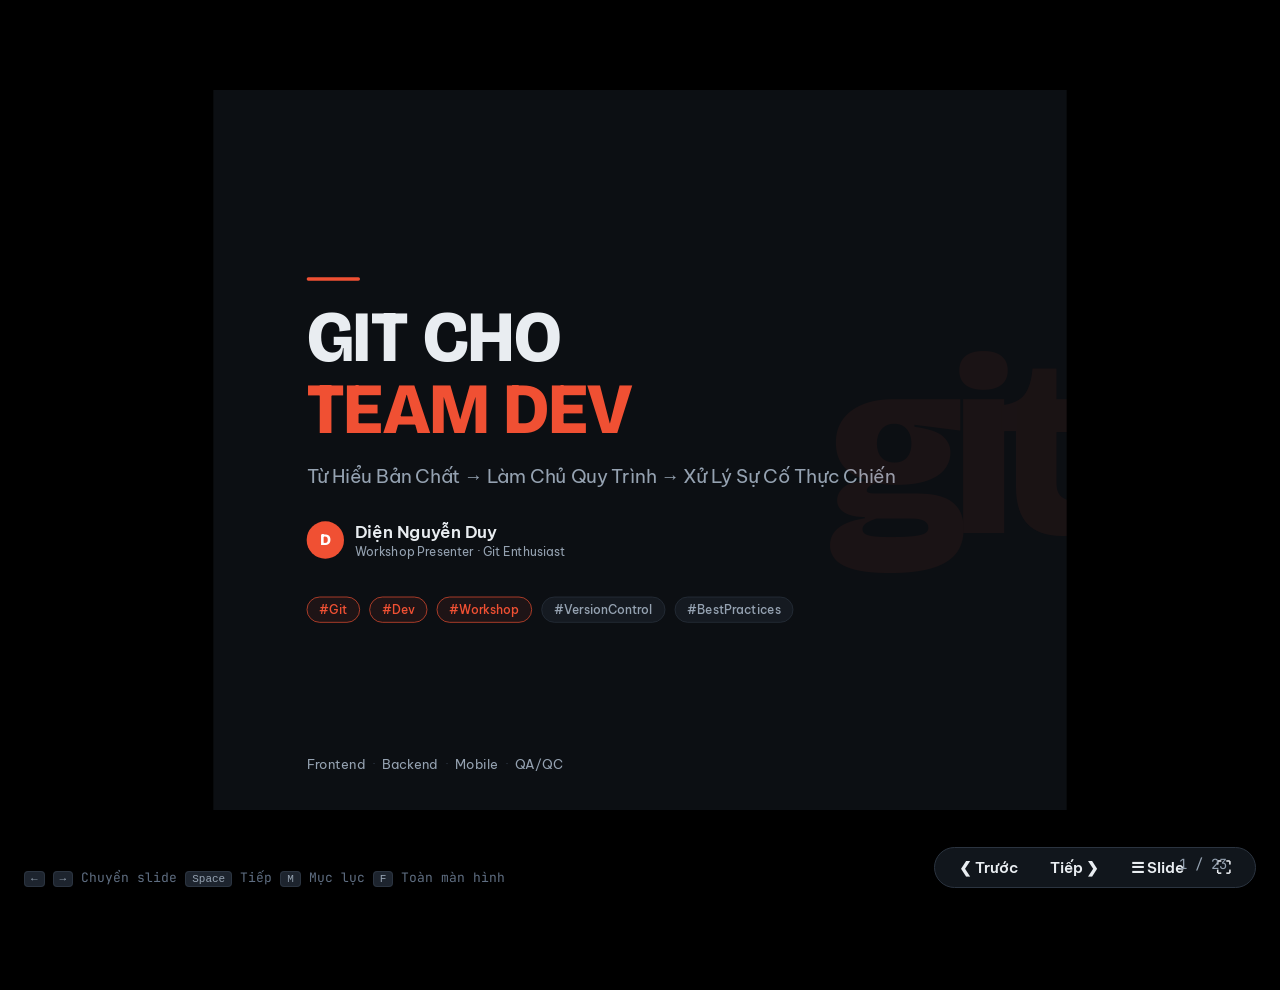
<file: slide/index.html>
<!DOCTYPE html>
<html lang="vi">

<head>
  <meta charset="UTF-8">
  <meta name="viewport" content="width=device-width, initial-scale=1.0">
  <title>Workshop git</title>
  <link rel="preconnect" href="https://fonts.googleapis.com">
  <link rel="preconnect" href="https://fonts.gstatic.com" crossorigin>
  <link
    href="https://fonts.googleapis.com/css2?family=Bricolage+Grotesque:opsz,wght@12..96,400;12..96,700;12..96,800&family=Be+Vietnam+Pro:wght@300;400;500;600&family=JetBrains+Mono:wght@400;600&display=swap"
    rel="stylesheet">
  <style>
    :root {
      --ink: #0c0f13;
      --panel: #151a21;
      --panel2: #1d242e;
      --line: #2b3440;
      --fg: #e9edf1;
      --mute: #95a2b1;
      --git: #f05033;
      --blue: #59a8ff;
      --green: #45c46f;
      --red: #ff6161;
      --amber: #f3bb4f;
      --violet: #ab90ff;
      --r: 12px;
    }

    * {
      margin: 0;
      padding: 0;
      box-sizing: border-box;
    }

    html,
    body {
      width: 100%;
      height: 100%;
      background: #000;
      overflow: hidden;
    }

    body {
      display: flex;
      align-items: center;
      justify-content: center;
      font-family: 'Be Vietnam Pro', sans-serif;
      color: var(--fg);
    }

    #stage {
      position: relative;
      width: 1920px;
      height: 1080px;
      background: var(--ink);
      background-image: radial-gradient(circle, #2b3440 1px, transparent 1px);
      background-size: 48px 48px;
      overflow: hidden;
      transform-origin: center center;
    }

    .slide {
      position: absolute;
      inset: 0;
      opacity: 0;
      visibility: hidden;
      transition: opacity 0.3s ease;
      display: flex;
      flex-direction: column;
      padding: 80px 100px;
    }

    .slide.active {
      opacity: 1;
      visibility: visible;
    }

    .slide.divider {
      align-items: center;
      justify-content: center;
      text-align: center;
      background: radial-gradient(ellipse at center, #1a0f0a 0%, var(--ink) 70%);
      padding: 80px 100px;
    }

    .slide.divider .num {
      font-family: 'Bricolage Grotesque', sans-serif;
      font-size: 320px;
      font-weight: 800;
      color: var(--git);
      opacity: 0.12;
      line-height: 1;
      position: absolute;
      user-select: none;
      letter-spacing: -10px;
    }

    .slide.divider h1 {
      font-family: 'Bricolage Grotesque', sans-serif;
      font-size: 68px;
      font-weight: 800;
      color: var(--fg);
      position: relative;
      z-index: 1;
      margin-bottom: 20px;
      line-height: 1.15;
    }

    .slide.divider .part-label {
      font-size: 22px;
      font-weight: 600;
      letter-spacing: 4px;
      color: var(--git);
      text-transform: uppercase;
      position: relative;
      z-index: 1;
      margin-bottom: 24px;
    }

    .slide.divider p.sub {
      font-size: 26px;
      color: var(--mute);
      position: relative;
      z-index: 1;
      max-width: 900px;
    }

    h2.slide-title {
      font-family: 'Bricolage Grotesque', sans-serif;
      font-size: 50px;
      font-weight: 700;
      color: var(--fg);
      border-bottom: 3px solid var(--git);
      padding-bottom: 18px;
      margin-bottom: 36px;
      flex-shrink: 0;
    }

    pre.term {
      background: var(--panel2);
      border: 1px solid var(--line);
      border-left: 4px solid var(--git);
      border-radius: var(--r);
      padding: 20px 26px;
      font-family: 'JetBrains Mono', monospace;
      font-size: 19px;
      line-height: 1.65;
      color: var(--fg);
      overflow-x: auto;
    }

    pre.term .comment {
      color: var(--mute);
      font-style: italic;
    }

    pre.term .cmd {
      color: var(--git);
      font-weight: 600;
    }

    pre.term .str {
      color: var(--green);
    }

    pre.term .flag {
      color: var(--blue);
    }

    pre.term .kw {
      color: var(--violet);
    }

    pre.term .num {
      color: var(--amber);
    }

    .callout {
      border-radius: var(--r);
      padding: 18px 22px;
      font-size: 20px;
      border-left: 5px solid;
      margin: 14px 0;
      line-height: 1.6;
    }

    .callout.info {
      background: rgba(89, 168, 255, 0.1);
      border-color: var(--blue);
      color: var(--blue);
    }

    .callout.warn {
      background: rgba(243, 187, 79, 0.1);
      border-color: var(--amber);
      color: var(--amber);
    }

    .callout.danger {
      background: rgba(255, 97, 97, 0.12);
      border-color: var(--red);
      color: var(--red);
    }

    .callout.tip {
      background: rgba(69, 196, 111, 0.1);
      border-color: var(--green);
      color: var(--green);
    }

    .callout strong {
      font-weight: 700;
    }

    table {
      width: 100%;
      border-collapse: collapse;
      font-size: 20px;
    }

    th {
      background: var(--panel2);
      color: var(--git);
      padding: 13px 16px;
      text-align: left;
      font-weight: 600;
      border-bottom: 2px solid var(--line);
    }

    td {
      padding: 11px 16px;
      border-bottom: 1px solid var(--line);
      line-height: 1.5;
    }

    tr:nth-child(even) td {
      background: rgba(255, 255, 255, 0.025);
    }

    .grid {
      display: grid;
      gap: 22px;
    }

    .grid-2 {
      grid-template-columns: 1fr 1fr;
    }

    .grid-3 {
      grid-template-columns: 1fr 1fr 1fr;
    }

    .grid-4 {
      grid-template-columns: 1fr 1fr 1fr 1fr;
    }

    .card {
      background: var(--panel);
      border: 1px solid var(--line);
      border-radius: var(--r);
      padding: 26px;
    }

    .card h3 {
      font-size: 24px;
      margin-bottom: 10px;
      color: var(--git);
      font-weight: 700;
    }

    .card p,
    .card li {
      font-size: 18px;
      line-height: 1.65;
      color: var(--mute);
    }

    .card ul {
      padding-left: 18px;
    }

    .card pre.term {
      font-size: 16px;
      padding: 14px 18px;
      margin-top: 10px;
    }

    #progress-bar {
      position: fixed;
      bottom: 0;
      left: 0;
      height: 3px;
      background: var(--git);
      transition: width 0.3s ease;
      z-index: 1000;
      box-shadow: 0 0 8px var(--git);
    }

    #counter {
      position: fixed;
      bottom: 14px;
      right: 22px;
      font-family: 'JetBrains Mono', monospace;
      font-size: 16px;
      color: var(--mute);
      z-index: 1000;
    }

    .slide.cover {
      align-items: flex-start;
      justify-content: center;
      padding: 90px 140px;
    }

    .cover .git-logo {
      font-family: 'Bricolage Grotesque', sans-serif;
      font-size: 380px;
      font-weight: 800;
      color: var(--git);
      opacity: 0.06;
      position: absolute;
      right: -20px;
      top: 50%;
      transform: translateY(-50%);
      user-select: none;
      letter-spacing: -20px;
      pointer-events: none;
    }

    .cover h1 {
      font-family: 'Bricolage Grotesque', sans-serif;
      font-size: 108px;
      font-weight: 800;
      line-height: 1.0;
      color: var(--fg);
    }

    .cover h1 span {
      color: var(--git);
    }

    .cover .subtitle {
      font-size: 28px;
      color: var(--mute);
      margin: 24px 0 44px;
      max-width: 920px;
      line-height: 1.6;
    }

    .cover .presenter-row {
      display: flex;
      align-items: center;
      gap: 16px;
    }

    .cover .presenter-avatar {
      width: 56px;
      height: 56px;
      border-radius: 50%;
      background: var(--git);
      display: flex;
      align-items: center;
      justify-content: center;
      font-size: 24px;
      font-weight: 800;
      font-family: 'Bricolage Grotesque', sans-serif;
      color: white;
      flex-shrink: 0;
    }

    .cover .presenter {
      font-size: 26px;
      color: var(--fg);
      font-weight: 600;
    }

    .cover .presenter small {
      font-size: 18px;
      color: var(--mute);
      font-weight: 400;
      display: block;
      margin-top: 2px;
    }

    .cover .tags {
      margin-top: 56px;
      display: flex;
      gap: 14px;
      flex-wrap: wrap;
    }

    .cover .tag {
      background: var(--panel);
      border: 1px solid var(--line);
      color: var(--mute);
      border-radius: 999px;
      padding: 7px 18px;
      font-size: 18px;
      font-weight: 500;
    }

    .cover .tag.git-tag {
      border-color: var(--git);
      color: var(--git);
      background: rgba(240, 80, 51, 0.08);
    }

    .cover .audience {
      position: absolute;
      bottom: 56px;
      left: 140px;
      font-size: 20px;
      color: var(--mute);
      display: flex;
      gap: 10px;
      align-items: center;
    }

    .cover .audience span {
      color: var(--line);
    }

    .cover .accentline {
      width: 80px;
      height: 5px;
      background: var(--git);
      border-radius: 999px;
      margin-bottom: 32px;
    }

    .bullets {
      list-style: none;
      display: flex;
      flex-direction: column;
      gap: 14px;
    }

    .bullets li {
      font-size: 23px;
      padding-left: 36px;
      position: relative;
      line-height: 1.55;
    }

    .bullets li::before {
      content: '▸';
      position: absolute;
      left: 0;
      color: var(--git);
    }

    .cols {
      display: grid;
      grid-template-columns: 1fr 1fr;
      gap: 44px;
    }

    .cols-6-4 {
      display: grid;
      grid-template-columns: 3fr 2fr;
      gap: 44px;
    }

    .cols-4-6 {
      display: grid;
      grid-template-columns: 2fr 3fr;
      gap: 44px;
    }

    .chip {
      display: inline-block;
      border-radius: 4px;
      padding: 2px 10px;
      font-family: 'JetBrains Mono', monospace;
      font-size: 17px;
      background: var(--panel2);
      color: var(--git);
      border: 1px solid var(--line);
    }

    .hl-git {
      color: var(--git);
      font-weight: 700;
    }

    .hl-blue {
      color: var(--blue);
      font-weight: 600;
    }

    .hl-green {
      color: var(--green);
      font-weight: 600;
    }

    .hl-red {
      color: var(--red);
      font-weight: 600;
    }

    .hl-amber {
      color: var(--amber);
      font-weight: 600;
    }

    .hl-violet {
      color: var(--violet);
      font-weight: 600;
    }

    .section-label {
      font-size: 13px;
      font-weight: 700;
      letter-spacing: 3px;
      text-transform: uppercase;
      color: var(--git);
      margin-bottom: 10px;
      display: block;
    }

    .badge {
      display: inline-block;
      padding: 3px 12px;
      border-radius: 999px;
      font-size: 15px;
      font-weight: 600;
      font-family: 'JetBrains Mono', monospace;
    }

    .badge-green {
      background: rgba(69, 196, 111, 0.15);
      color: var(--green);
      border: 1px solid rgba(69, 196, 111, 0.3);
    }

    .badge-red {
      background: rgba(255, 97, 97, 0.15);
      color: var(--red);
      border: 1px solid rgba(255, 97, 97, 0.3);
    }

    .badge-amber {
      background: rgba(243, 187, 79, 0.15);
      color: var(--amber);
      border: 1px solid rgba(243, 187, 79, 0.3);
    }

    .badge-blue {
      background: rgba(89, 168, 255, 0.15);
      color: var(--blue);
      border: 1px solid rgba(89, 168, 255, 0.3);
    }

    .timeline-item {
      display: flex;
      gap: 24px;
      align-items: flex-start;
      padding: 20px 0;
      border-bottom: 1px solid var(--line);
    }

    .timeline-item:last-child {
      border-bottom: none;
    }

    .timeline-dot {
      width: 44px;
      height: 44px;
      border-radius: 50%;
      flex-shrink: 0;
      display: flex;
      align-items: center;
      justify-content: center;
      font-size: 18px;
      font-weight: 700;
      margin-top: 2px;
    }

    .timeline-item h3 {
      font-size: 24px;
      font-weight: 700;
      color: var(--fg);
      margin-bottom: 6px;
    }

    .timeline-item p {
      font-size: 19px;
      color: var(--mute);
      line-height: 1.55;
    }

    .toc-card {
      background: var(--panel);
      border: 1px solid var(--line);
      border-radius: var(--r);
      padding: 28px 32px;
      display: flex;
      align-items: flex-start;
      gap: 20px;
    }

    .toc-card .toc-icon {
      font-size: 36px;
      flex-shrink: 0;
      margin-top: 4px;
    }

    .toc-card h3 {
      font-size: 24px;
      font-weight: 700;
      color: var(--fg);
      margin-bottom: 6px;
    }

    .toc-card p {
      font-size: 18px;
      color: var(--mute);
    }

    .toc-card .toc-time {
      font-size: 15px;
      color: var(--git);
      font-family: 'JetBrains Mono', monospace;
      margin-top: 8px;
      display: block;
    }

    .area-box {
      background: var(--panel);
      border: 1px solid var(--line);
      border-radius: var(--r);
      padding: 20px 24px;
      text-align: center;
    }

    .area-box .area-label {
      font-size: 15px;
      color: var(--mute);
      margin-bottom: 8px;
      letter-spacing: 1px;
    }

    .area-box .area-name {
      font-size: 22px;
      font-weight: 700;
    }

    .arrow-label {
      font-size: 14px;
      color: var(--mute);
      font-family: 'JetBrains Mono', monospace;
      text-align: center;
    }

    .step-num {
      width: 36px;
      height: 36px;
      border-radius: 50%;
      background: var(--git);
      color: white;
      display: flex;
      align-items: center;
      justify-content: center;
      font-weight: 700;
      font-size: 16px;
      flex-shrink: 0;
    }

    .step-row {
      display: flex;
      align-items: flex-start;
      gap: 16px;
      margin-bottom: 14px;
    }

    .step-row .step-text {
      font-size: 20px;
      color: var(--fg);
      line-height: 1.5;
      padding-top: 6px;
    }

    .step-row code {
      font-family: 'JetBrains Mono', monospace;
      font-size: 17px;
      background: var(--panel2);
      color: var(--git);
      padding: 1px 8px;
      border-radius: 4px;
      border: 1px solid var(--line);
    }

    .cover-git-icon {
      position: absolute;
      right: 100px;
      top: 50%;
      transform: translateY(-50%);
      pointer-events: none;
      user-select: none;
    }

    /* Floating Navigation Controls */
    #nav-controls {
      position: fixed;
      bottom: 12px;
      right: 24px;
      display: flex;
      align-items: center;
      gap: 8px;
      background: rgba(21, 26, 33, 0.85);
      backdrop-filter: blur(8px);
      border: 1px solid var(--line);
      border-radius: 999px;
      padding: 4px 12px;
      z-index: 1000;
      box-shadow: 0 4px 20px rgba(0, 0, 0, 0.4);
      user-select: none;
    }

    .nav-btn {
      background: transparent;
      border: none;
      color: var(--fg);
      font-size: 15px;
      font-weight: 600;
      padding: 6px 12px;
      border-radius: 999px;
      cursor: pointer;
      display: flex;
      align-items: center;
      gap: 6px;
      transition: all 0.2s;
      font-family: inherit;
    }

    .nav-btn:hover {
      background: var(--panel2);
      color: var(--git);
    }

    #counter {
      font-family: 'JetBrains Mono', monospace;
      font-size: 14px;
      color: var(--mute);
      padding: 0 6px;
      min-width: 55px;
      text-align: center;
    }

    .kbd-hint {
      position: fixed;
      bottom: 14px;
      left: 24px;
      font-family: 'JetBrains Mono', monospace;
      font-size: 13px;
      color: #5f6e82;
      z-index: 1000;
      display: flex;
      gap: 8px;
      align-items: center;
      user-select: none;
    }

    .kbd-hint kbd {
      background: var(--panel2);
      border: 1px solid var(--line);
      border-radius: 4px;
      padding: 1px 6px;
      font-size: 11px;
      color: var(--mute);
    }

    /* Slide Jump Modal */
    #slide-modal {
      display: none;
      position: fixed;
      inset: 0;
      background: rgba(12, 15, 19, 0.85);
      backdrop-filter: blur(10px);
      z-index: 2000;
      align-items: center;
      justify-content: center;
    }

    #slide-modal.open {
      display: flex;
    }

    .modal-box {
      width: 90%;
      max-width: 1100px;
      max-height: 85vh;
      background: var(--panel);
      border: 1px solid var(--line);
      border-radius: 16px;
      padding: 28px 32px;
      display: flex;
      flex-direction: column;
      gap: 20px;
      box-shadow: 0 10px 40px rgba(0, 0, 0, 0.6);
    }

    .modal-header {
      display: flex;
      justify-content: space-between;
      align-items: center;
      border-bottom: 1px solid var(--line);
      padding-bottom: 16px;
    }

    .modal-header h3 {
      font-family: 'Bricolage Grotesque', sans-serif;
      font-size: 24px;
      color: var(--fg);
    }

    .modal-close {
      background: transparent;
      border: none;
      color: var(--mute);
      font-size: 28px;
      cursor: pointer;
      line-height: 1;
      padding: 0 6px;
    }

    .modal-close:hover {
      color: var(--git);
    }

    .modal-grid {
      display: grid;
      grid-template-columns: repeat(auto-fill, minmax(220px, 1fr));
      gap: 12px;
      overflow-y: auto;
      padding-right: 6px;
      max-height: calc(85vh - 120px);
    }

    .slide-thumb {
      background: var(--panel2);
      border: 1px solid var(--line);
      border-radius: 10px;
      padding: 12px 14px;
      cursor: pointer;
      transition: all 0.2s;
      text-align: left;
    }

    .slide-thumb:hover {
      border-color: var(--git);
      transform: translateY(-2px);
      background: rgba(240, 80, 51, 0.08);
    }

    .slide-thumb.current {
      border-color: var(--git);
      background: rgba(240, 80, 51, 0.15);
    }

    .slide-thumb .thumb-num {
      font-family: 'JetBrains Mono', monospace;
      font-size: 12px;
      color: var(--git);
      font-weight: 700;
      margin-bottom: 4px;
    }

    .slide-thumb .thumb-title {
      font-size: 14px;
      font-weight: 600;
      color: var(--fg);
      white-space: nowrap;
      overflow: hidden;
      text-overflow: ellipsis;
    }
  </style>
</head>

<body>
  <div id="stage">

    <!-- ═══════════════════════════════════════════════════════
       SLIDE 1 — COVER
  ═══════════════════════════════════════════════════════ -->
    <section class="slide cover active" data-title="Cover">
      <div class="git-logo">git</div>
      <div class="accentline"></div>
      <h1>GIT CHO<br><span>TEAM DEV</span></h1>
      <p class="subtitle">Từ Hiểu Bản Chất → Làm Chủ Quy Trình → Xử Lý Sự Cố Thực Chiến</p>
      <div class="presenter-row">
        <div class="presenter-avatar">D</div>
        <div class="presenter">
          Diện Nguyễn Duy
          <small>Workshop Presenter · Git Enthusiast</small>
        </div>
      </div>
      <div class="tags">
        <span class="tag git-tag">#Git</span>
        <span class="tag git-tag">#Dev</span>
        <span class="tag git-tag">#Workshop</span>
        <span class="tag">#VersionControl</span>
        <span class="tag">#BestPractices</span>
      </div>
      <div class="audience">
        Frontend <span>·</span> Backend <span>·</span> Mobile <span>·</span> QA/QC
      </div>
    </section>

    <!-- ═══════════════════════════════════════════════════════
       SLIDE 2 — MỤC LỤC
  ═══════════════════════════════════════════════════════ -->
    <section class="slide" data-title="Mục Lục">
      <h2 class="slide-title">🗺️ Lộ Trình Buổi Workshop</h2>
      <div class="grid grid-2" style="gap:20px; flex:1;">
        <div class="toc-card">
          <div class="toc-icon">🎯</div>
          <div>
            <h3>Phần 1: Bản Chất &amp; Lịch Sử Git</h3>
            <p>Tại sao Git ra đời? Điều gì làm nó trở nên thống trị?</p>
            <span class="toc-time">⏱ 5 phút</span>
          </div>
        </div>
        <div class="toc-card">
          <div class="toc-icon">🧠</div>
          <div>
            <h3>Phần 2: Bản Chất Dữ Liệu &amp; 4 Vùng</h3>
            <p>Snapshot, Hash SHA, HEAD, Detached HEAD và 4 vùng làm việc.</p>
            <span class="toc-time">⏱ 10 phút</span>
          </div>
        </div>
        <div class="toc-card">
          <div class="toc-icon">⚙️</div>
          <div>
            <h3>Phần 3: Cơ Chế &amp; Câu Lệnh Cốt Lõi</h3>
            <p>Merge, Rebase, Reset, Cherry-pick, Worktree &amp; Tag.</p>
            <span class="toc-time">⏱ 15 phút</span>
          </div>
        </div>
        <div class="toc-card">
          <div class="toc-icon">👥</div>
          <div>
            <h3>Phần 4: Quy Trình Team &amp; Hooks</h3>
            <p>GitHub Flow, Conventional Commits, Husky &amp; tự động hoá.</p>
            <span class="toc-time">⏱ 10 phút</span>
          </div>
        </div>
        <div class="toc-card">
          <div class="toc-icon">🔥</div>
          <div>
            <h3>Phần 5: Live Demo Thực Chiến</h3>
            <p>7 tình huống thực tế — từ merge conflict đến rò rỉ secret.</p>
            <span class="toc-time">⏱ 35 phút</span>
          </div>
        </div>
        <div class="toc-card" style="border-color: var(--git); background: rgba(240,80,51,0.05);">
          <div class="toc-icon">🎮</div>
          <div>
            <h3>Phần 6: Kahoot Đấu Trí</h3>
            <p>12 câu hỏi kiểm tra kiến thức, giành TOP 3 phần thưởng!</p>
            <span class="toc-time">⏱ 15 phút</span>
          </div>
        </div>
      </div>
      <div style="margin-top:18px; text-align:center;">
        <span style="font-size:18px; color:var(--mute);">Tổng thời gian: </span>
        <span style="font-size:22px; font-weight:700; color:var(--git); font-family:'JetBrains Mono',monospace;">90
          phút</span>
      </div>
    </section>

    <!-- ═══════════════════════════════════════════════════════
       SLIDE 3 — DIVIDER: Phần 1
  ═══════════════════════════════════════════════════════ -->
    <section class="slide divider" data-title="Phần 1">
      <div class="num">01</div>
      <div class="part-label">Phần Một</div>
      <h1>Sự Ra Đời &amp; Lợi Ích<br>Cốt Lõi Của Git</h1>
      <p class="sub">Năm 2005 — Linus Torvalds &amp; Bài Toán Linux Kernel</p>
    </section>

    <!-- ═══════════════════════════════════════════════════════
       SLIDE 4 — LỊCH SỬ 2005
  ═══════════════════════════════════════════════════════ -->
    <section class="slide" data-title="Câu Chuyện 2005">
      <h2 class="slide-title">📖 Câu Chuyện Năm 2005</h2>
      <div style="flex:1; display:flex; flex-direction:column; justify-content:space-around;">
        <div class="timeline-item">
          <div class="timeline-dot"
            style="background:rgba(89,168,255,0.15); border:2px solid var(--blue); color:var(--blue);">📅</div>
          <div>
            <h3><span class="hl-blue">Trước 2005:</span> Thời đại BitKeeper</h3>
            <p>Linux Kernel — dự án mã nguồn mở lớn nhất thế giới — dùng <strong
                style="color:var(--fg)">BitKeeper</strong>, một phần mềm kiểm soát phiên bản <span class="hl-amber">độc
                quyền &amp; thương mại</span>. Cộng đồng được dùng miễn phí theo thoả thuận đặc biệt.</p>
          </div>
        </div>
        <div class="timeline-item">
          <div class="timeline-dot"
            style="background:rgba(255,97,97,0.15); border:2px solid var(--red); color:var(--red);">💥</div>
          <div>
            <h3><span class="hl-red">Khủng hoảng:</span> BitKeeper Thu Hồi Giấy Phép</h3>
            <p>BitMover (công ty sau BitKeeper) <span class="hl-red">thu hồi giấy phép miễn phí</span> sau khi phát hiện
              thành viên cộng đồng reverse-engineer giao thức của họ. Toàn bộ cộng đồng Linux bị khoá khỏi hệ thống quản
              lý source code!</p>
          </div>
        </div>
        <div class="timeline-item">
          <div class="timeline-dot"
            style="background:rgba(240,80,51,0.15); border:2px solid var(--git); color:var(--git);">⚡</div>
          <div>
            <h3><span class="hl-git">Giải pháp:</span> Linus Tự Viết Git</h3>
            <p>Linus Torvalds quyết định tự xây dựng hệ thống mới. Chỉ trong <span class="hl-git">vài tuần</span>, phiên
              bản đầu tiên của <span class="hl-git">Git</span> ra đời. Ngày <strong style="color:var(--fg)">7 tháng 4
                năm 2005</strong> — commit đầu tiên được tạo ra!</p>
          </div>
        </div>
        <div class="callout info" style="margin-top:0;">
          <strong>Tiêu chí thiết kế của Linus:</strong> &nbsp;
          <span class="badge badge-blue">Phân tán (DVCS)</span> &nbsp;
          <span class="badge badge-blue">Siêu nhanh</span> &nbsp;
          <span class="badge badge-blue">Phi tuyến tính</span> &nbsp;
          <span class="badge badge-blue">Toàn vẹn dữ liệu</span> &nbsp;
          <span class="badge badge-blue">Mã nguồn mở</span>
        </div>
      </div>
    </section>

    <!-- ═══════════════════════════════════════════════════════
       SLIDE 5 — TẠI SAO GIT LÀ BẮT BUỘC
  ═══════════════════════════════════════════════════════ -->
    <section class="slide" data-title="5 Lý Do Git">
      <h2 class="slide-title">🏆 5 Lý Do Git Là Công Cụ Bắt Buộc</h2>
      <div class="grid" style="grid-template-columns:1fr 1fr; gap:20px; flex:1;">
        <div class="card" style="border-left:4px solid var(--blue);">
          <h3>🌐 Kiến Trúc Phân Tán (DVCS)</h3>
          <p>Mỗi developer có <span style="color:var(--blue)">toàn bộ lịch sử dự án</span> ngay trên máy mình. Làm việc
            offline hoàn toàn — commit, branch, merge không cần internet. Server chỉ là điểm đồng bộ.</p>
        </div>
        <div class="card" style="border-left:4px solid var(--green);">
          <h3>⚡ Tạo Nhánh Siêu Nhẹ</h3>
          <p>Branch trong Git chỉ là <span style="color:var(--green)">một file 41 bytes</span> chứa con trỏ SHA. Tạo
            &amp; chuyển nhánh trong <strong style="color:var(--fg)">mili-giây</strong>. Tạo bao nhiêu branch tuỳ thích,
            không tốn tài nguyên.</p>
        </div>
        <div class="card" style="border-left:4px solid var(--amber);">
          <h3>🔒 Toàn Vẹn Dữ Liệu</h3>
          <p>Mọi commit, file, tree đều được checksum bằng <span style="color:var(--amber)">SHA-1 / SHA-256</span>.
            Không ai có thể thay đổi lịch sử commit mà không bị phát hiện ngay lập tức.</p>
        </div>
        <div class="card" style="border-left:4px solid var(--violet);">
          <h3>🎯 Staging Area Độc Đáo</h3>
          <p>Vùng trung gian cho phép <span style="color:var(--violet)">chọn lọc chính xác</span> thay đổi nào sẽ vào
            commit. Dùng <code style="font-family:monospace; color:var(--git);">git add -p</code> để commit từng hunk —
            commit mạch lạc, dễ review.</p>
        </div>
        <div class="card"
          style="grid-column: 1/-1; border-left:4px solid var(--red); background: rgba(255,97,97,0.05);">
          <h3>🚑 Khả Năng Phục Hồi Vô Song</h3>
          <p style="font-size:20px;"><code style="font-family:monospace; color:var(--git);">reflog</code> — <code
              style="font-family:monospace; color:var(--git);">revert</code> — <code
              style="font-family:monospace; color:var(--git);">reset</code> — <code
              style="font-family:monospace; color:var(--git);">cherry-pick</code> &nbsp;→&nbsp; Git <span
              style="color:var(--red)">luôn có cứu hộ</span> cho mọi sự cố. Gần như không có gì bị mất vĩnh viễn trong
            30 ngày đầu.</p>
        </div>
      </div>
    </section>

    <!-- ═══════════════════════════════════════════════════════
       SLIDE 6 — DIVIDER: Phần 2
  ═══════════════════════════════════════════════════════ -->
    <section class="slide divider" data-title="Phần 2">
      <div class="num">02</div>
      <div class="part-label">Phần Hai</div>
      <h1>Bản Chất Dữ Liệu<br>&amp; 4 Vùng Làm Việc</h1>
      <p class="sub">Snapshot, Hash, HEAD &amp; Detached HEAD</p>
    </section>

    <!-- ═══════════════════════════════════════════════════════
       SLIDE 7 — SNAPSHOT VS DIFF
  ═══════════════════════════════════════════════════════ -->
    <section class="slide" data-title="Snapshot vs Diff">
      <h2 class="slide-title">📸 Commit Là "Ảnh Chụp" (Snapshot), Không Phải Bản Vá</h2>
      <div class="cols" style="flex:1; gap:32px;">
        <div>
          <div class="card" style="border:2px solid var(--red); height:100%;">
            <div style="text-align:center; margin-bottom:16px;">
              <span style="font-size:28px;">❌</span>
              <span style="font-size:16px; color:var(--red); font-weight:700; margin-left:8px; letter-spacing:2px;">SVN
                / CVS</span>
            </div>
            <h3 style="color:var(--red); text-align:center; font-size:22px;">Lưu danh sách thay đổi<br>(Diff / Delta)
            </h3>
            <svg viewBox="0 0 320 200" style="width:100%; margin-top:16px;">
              <defs>
                <marker id="arr-r" markerWidth="6" markerHeight="6" refX="3" refY="3" orient="auto">
                  <path d="M0,0 L0,6 L6,3 z" fill="#ff6161" />
                </marker>
              </defs>
              <rect x="10" y="20" width="60" height="32" rx="6" fill="#1d242e" stroke="#ff6161" stroke-width="1.5" />
              <text x="40" y="41" text-anchor="middle" fill="#e9edf1" font-size="12"
                font-family="JetBrains Mono">v1</text>
              <line x1="70" y1="36" x2="90" y2="36" stroke="#ff6161" stroke-width="1.5" marker-end="url(#arr-r)" />
              <rect x="90" y="20" width="60" height="32" rx="6" fill="#1d242e" stroke="#ff6161" stroke-width="1.5" />
              <text x="120" y="41" text-anchor="middle" fill="#ff6161" font-size="11"
                font-family="JetBrains Mono">Δ1</text>
              <line x1="150" y1="36" x2="170" y2="36" stroke="#ff6161" stroke-width="1.5" marker-end="url(#arr-r)" />
              <rect x="170" y="20" width="60" height="32" rx="6" fill="#1d242e" stroke="#ff6161" stroke-width="1.5" />
              <text x="200" y="41" text-anchor="middle" fill="#ff6161" font-size="11"
                font-family="JetBrains Mono">Δ2</text>
              <line x1="230" y1="36" x2="250" y2="36" stroke="#ff6161" stroke-width="1.5" marker-end="url(#arr-r)" />
              <rect x="250" y="20" width="60" height="32" rx="6" fill="#1d242e" stroke="#ff6161" stroke-width="1.5" />
              <text x="280" y="41" text-anchor="middle" fill="#ff6161" font-size="11"
                font-family="JetBrains Mono">Δ3</text>
              <text x="160" y="110" text-anchor="middle" fill="#95a2b1" font-size="13" font-family="Be Vietnam Pro">Để
                lấy v4 phải tính</text>
              <text x="160" y="130" text-anchor="middle" fill="#ff6161" font-size="13" font-family="Be Vietnam Pro">v1 +
                Δ1 + Δ2 + Δ3...</text>
              <text x="160" y="160" text-anchor="middle" fill="#95a2b1" font-size="12"
                font-family="Be Vietnam Pro">(Chậm khi lịch sử dài)</text>
            </svg>
          </div>
        </div>
        <div>
          <div class="card" style="border:2px solid var(--green); height:100%;">
            <div style="text-align:center; margin-bottom:16px;">
              <span style="font-size:28px;">✅</span>
              <span
                style="font-size:16px; color:var(--green); font-weight:700; margin-left:8px; letter-spacing:2px;">GIT</span>
            </div>
            <h3 style="color:var(--green); text-align:center; font-size:22px;">Lưu toàn bộ trạng thái<br>(Snapshot)</h3>
            <svg viewBox="0 0 320 200" style="width:100%; margin-top:16px;">
              <defs>
                <marker id="arr-g" markerWidth="6" markerHeight="6" refX="3" refY="3" orient="auto">
                  <path d="M0,0 L0,6 L6,3 z" fill="#45c46f" />
                </marker>
              </defs>
              <rect x="10" y="20" width="60" height="32" rx="6" fill="#1d242e" stroke="#45c46f" stroke-width="1.5" />
              <text x="40" y="41" text-anchor="middle" fill="#45c46f" font-size="11"
                font-family="JetBrains Mono">S1</text>
              <line x1="70" y1="36" x2="90" y2="36" stroke="#45c46f" stroke-width="1.5" marker-end="url(#arr-g)" />
              <rect x="90" y="20" width="60" height="32" rx="6" fill="#1d242e" stroke="#45c46f" stroke-width="1.5" />
              <text x="120" y="41" text-anchor="middle" fill="#45c46f" font-size="11"
                font-family="JetBrains Mono">S2</text>
              <line x1="150" y1="36" x2="170" y2="36" stroke="#45c46f" stroke-width="1.5" marker-end="url(#arr-g)" />
              <rect x="170" y="20" width="60" height="32" rx="6" fill="#1d242e" stroke="#45c46f" stroke-width="1.5" />
              <text x="200" y="41" text-anchor="middle" fill="#45c46f" font-size="11"
                font-family="JetBrains Mono">S3</text>
              <line x1="230" y1="36" x2="250" y2="36" stroke="#45c46f" stroke-width="1.5" marker-end="url(#arr-g)" />
              <rect x="250" y="20" width="60" height="32" rx="6" fill="#1d242e" stroke="#45c46f" stroke-width="1.5" />
              <text x="280" y="41" text-anchor="middle" fill="#45c46f" font-size="11"
                font-family="JetBrains Mono">S4</text>
              <text x="160" y="110" text-anchor="middle" fill="#95a2b1" font-size="13" font-family="Be Vietnam Pro">Mỗi
                snapshot = ảnh hoàn chỉnh</text>
              <text x="160" y="130" text-anchor="middle" fill="#45c46f" font-size="13" font-family="Be Vietnam Pro">Truy
                cập tức thì, không tính toán</text>
              <text x="160" y="160" text-anchor="middle" fill="#95a2b1" font-size="12"
                font-family="Be Vietnam Pro">(File giống nhau → dùng lại pointer)</text>
            </svg>
          </div>
        </div>
      </div>
      <div class="callout warn" style="margin-top:16px;">
        <strong>Hash SHA-1/SHA-256:</strong> Mỗi commit = chuỗi <span
          style="font-family:'JetBrains Mono',monospace; color:var(--fg);">40 ký tự</span> duy nhất, tính từ: <em>Nội
          dung code + Metadata + Hash của commit cha</em>.
        &nbsp;→&nbsp; <strong>Commit là BẤT BIẾN (Immutable)</strong> — "Sửa commit" = tạo commit mới với Hash hoàn toàn
        mới!
      </div>
    </section>

    <!-- ═══════════════════════════════════════════════════════
       SLIDE 8 — 4 VÙNG LÀM VIỆC
  ═══════════════════════════════════════════════════════ -->
    <section class="slide" data-title="4 Vùng Làm Việc">
      <h2 class="slide-title">🗂️ Bức Tranh 4 Vùng Làm Việc</h2>
      <div style="flex:1; display:flex; flex-direction:column; justify-content:center; align-items:center;">
        <svg viewBox="0 0 1600 480" style="width:100%; max-height:380px;">
          <defs>
            <marker id="a1" markerWidth="8" markerHeight="8" refX="4" refY="4" orient="auto">
              <path d="M0,0 L0,8 L8,4 z" fill="#f05033" />
            </marker>
            <marker id="a2" markerWidth="8" markerHeight="8" refX="4" refY="4" orient="auto">
              <path d="M0,0 L0,8 L8,4 z" fill="#59a8ff" />
            </marker>
            <marker id="a3" markerWidth="8" markerHeight="8" refX="4" refY="4" orient="auto">
              <path d="M0,0 L0,8 L8,4 z" fill="#45c46f" />
            </marker>
          </defs>

          <!-- Working Directory -->
          <rect x="30" y="80" width="300" height="200" rx="14" fill="#151a21" stroke="#59a8ff" stroke-width="2.5" />
          <rect x="30" y="80" width="300" height="48" rx="14" fill="#59a8ff" fill-opacity="0.15" />
          <rect x="30" y="114" width="300" height="14" fill="#59a8ff" fill-opacity="0.15" />
          <text x="180" y="114" text-anchor="middle" fill="#59a8ff" font-size="20" font-weight="700"
            font-family="Bricolage Grotesque">Working Directory</text>
          <text x="180" y="158" text-anchor="middle" fill="#95a2b1" font-size="16" font-family="Be Vietnam Pro">Thư mục
            làm việc thực tế</text>
          <text x="180" y="184" text-anchor="middle" fill="#95a2b1" font-size="16" font-family="Be Vietnam Pro">Nơi bạn
            edit code</text>
          <text x="180" y="232" text-anchor="middle" fill="#2b3440" font-size="40" font-family="JetBrains Mono"
            font-weight="800">📁</text>

          <!-- Arrow 1: git add -->
          <line x1="332" y1="180" x2="488" y2="180" stroke="#f05033" stroke-width="3" marker-end="url(#a1)" />
          <rect x="348" y="155" width="124" height="28" rx="6" fill="#1d242e" />
          <text x="410" y="174" text-anchor="middle" fill="#f05033" font-size="16" font-weight="700"
            font-family="JetBrains Mono">git add</text>

          <!-- Arrow back: git restore -->
          <line x1="490" y1="210" x2="334" y2="210" stroke="#59a8ff" stroke-width="2" stroke-dasharray="6,4"
            marker-end="url(#a2)" />
          <text x="410" y="232" text-anchor="middle" fill="#59a8ff" font-size="13" font-family="JetBrains Mono">git
            restore</text>

          <!-- Staging Area -->
          <rect x="490" y="80" width="300" height="200" rx="14" fill="#151a21" stroke="#ab90ff" stroke-width="2.5" />
          <rect x="490" y="80" width="300" height="48" rx="14" fill="#ab90ff" fill-opacity="0.15" />
          <rect x="490" y="114" width="300" height="14" fill="#ab90ff" fill-opacity="0.15" />
          <text x="640" y="114" text-anchor="middle" fill="#ab90ff" font-size="20" font-weight="700"
            font-family="Bricolage Grotesque">Staging Area</text>
          <text x="640" y="158" text-anchor="middle" fill="#95a2b1" font-size="16" font-family="Be Vietnam Pro">Vùng
            trung gian (Index)</text>
          <text x="640" y="184" text-anchor="middle" fill="#95a2b1" font-size="16" font-family="Be Vietnam Pro">Chọn lọc
            thay đổi</text>
          <text x="640" y="232" text-anchor="middle" fill="#2b3440" font-size="40" font-family="JetBrains Mono"
            font-weight="800">📋</text>

          <!-- Arrow 2: git commit -->
          <line x1="792" y1="180" x2="948" y2="180" stroke="#f05033" stroke-width="3" marker-end="url(#a1)" />
          <rect x="808" y="155" width="124" height="28" rx="6" fill="#1d242e" />
          <text x="870" y="174" text-anchor="middle" fill="#f05033" font-size="16" font-weight="700"
            font-family="JetBrains Mono">git commit</text>

          <!-- Arrow back: git reset HEAD -->
          <line x1="950" y1="210" x2="794" y2="210" stroke="#ab90ff" stroke-width="2" stroke-dasharray="6,4"
            marker-end="url(#a2)" />
          <text x="870" y="234" text-anchor="middle" fill="#ab90ff" font-size="13" font-family="JetBrains Mono">git
            reset HEAD</text>

          <!-- Local Repo -->
          <rect x="950" y="80" width="300" height="200" rx="14" fill="#151a21" stroke="#f05033" stroke-width="2.5" />
          <rect x="950" y="80" width="300" height="48" rx="14" fill="#f05033" fill-opacity="0.15" />
          <rect x="950" y="114" width="300" height="14" fill="#f05033" fill-opacity="0.15" />
          <text x="1100" y="114" text-anchor="middle" fill="#f05033" font-size="20" font-weight="700"
            font-family="Bricolage Grotesque">Local Repository</text>
          <text x="1100" y="158" text-anchor="middle" fill="#95a2b1" font-size="16" font-family="Be Vietnam Pro">Kho lưu
            trữ trên máy</text>
          <text x="1100" y="184" text-anchor="middle" fill="#95a2b1" font-size="16" font-family="Be Vietnam Pro">Toàn bộ
            lịch sử commit</text>
          <text x="1100" y="232" text-anchor="middle" fill="#2b3440" font-size="40" font-family="JetBrains Mono"
            font-weight="800">💾</text>

          <!-- Arrow 3: git push -->
          <line x1="1252" y1="180" x2="1408" y2="180" stroke="#45c46f" stroke-width="3" marker-end="url(#a3)" />
          <rect x="1268" y="155" width="124" height="28" rx="6" fill="#1d242e" />
          <text x="1330" y="174" text-anchor="middle" fill="#45c46f" font-size="16" font-weight="700"
            font-family="JetBrains Mono">git push</text>

          <!-- Arrow back: git fetch/pull -->
          <line x1="1410" y1="210" x2="1254" y2="210" stroke="#45c46f" stroke-width="2" stroke-dasharray="6,4"
            marker-end="url(#a3)" />
          <text x="1330" y="234" text-anchor="middle" fill="#45c46f" font-size="13" font-family="JetBrains Mono">git
            fetch/pull</text>

          <!-- Remote Repo -->
          <rect x="1410" y="80" width="160" height="200" rx="14" fill="#151a21" stroke="#45c46f" stroke-width="2.5" />
          <rect x="1410" y="80" width="160" height="48" rx="14" fill="#45c46f" fill-opacity="0.15" />
          <rect x="1410" y="114" width="160" height="14" fill="#45c46f" fill-opacity="0.15" />
          <text x="1490" y="109" text-anchor="middle" fill="#45c46f" font-size="17" font-weight="700"
            font-family="Bricolage Grotesque">Remote</text>
          <text x="1490" y="130" text-anchor="middle" fill="#45c46f" font-size="17" font-weight="700"
            font-family="Bricolage Grotesque">Repo</text>
          <text x="1490" y="162" text-anchor="middle" fill="#95a2b1" font-size="14"
            font-family="Be Vietnam Pro">GitHub</text>
          <text x="1490" y="183" text-anchor="middle" fill="#95a2b1" font-size="14"
            font-family="Be Vietnam Pro">GitLab</text>
          <text x="1490" y="204" text-anchor="middle" fill="#95a2b1" font-size="14"
            font-family="Be Vietnam Pro">Bitbucket</text>
          <text x="1490" y="240" text-anchor="middle" fill="#2b3440" font-size="36" font-family="JetBrains Mono"
            font-weight="800">☁️</text>

          <!-- Bottom labels -->
          <text x="180" y="330" text-anchor="middle" fill="#2b3440" font-size="16" font-family="Be Vietnam Pro"
            fill-opacity="0">.</text>
          <!-- git checkout / restore label -->
          <line x1="640" y1="300" x2="30" y2="300" stroke="#2b3440" stroke-width="1.5" stroke-dasharray="4,4" />
          <text x="334" y="380" text-anchor="middle" fill="#95a2b1" font-size="15" font-family="JetBrains Mono">git
            checkout / git restore &lt;file&gt;</text>

          <!-- git stash label -->
          <text x="180" y="420" text-anchor="middle" fill="#f3bb4f" font-size="17" font-family="Be Vietnam Pro">💡
            <tspan font-family="JetBrains Mono" fill="#f3bb4f">git stash</tspan> — Cất tạm thay đổi, chuyển nhánh
            nhanh
          </text>
        </svg>
      </div>
    </section>

    <!-- ═══════════════════════════════════════════════════════
       SLIDE 9 — HEAD & DETACHED HEAD
  ═══════════════════════════════════════════════════════ -->
    <section class="slide" data-title="HEAD & Detached HEAD">
      <h2 class="slide-title">🧭 Con Trỏ HEAD &amp; Trạng Thái Detached HEAD</h2>
      <div class="cols" style="flex:1; gap:32px;">
        <div style="display:flex; flex-direction:column; gap:16px;">
          <div class="card" style="border-top:3px solid var(--green);">
            <h3 style="color:var(--green);">✅ HEAD Bình Thường</h3>
            <svg viewBox="0 0 360 110" style="width:100%; margin:12px 0;">
              <defs>
                <marker id="ah" markerWidth="7" markerHeight="7" refX="3.5" refY="3.5" orient="auto">
                  <path d="M0,0 L0,7 L7,3.5 z" fill="#45c46f" />
                </marker>
              </defs>
              <rect x="10" y="30" width="80" height="34" rx="8" fill="#1a2a1a" stroke="#45c46f" stroke-width="2" />
              <text x="50" y="52" text-anchor="middle" fill="#45c46f" font-size="16" font-weight="700"
                font-family="JetBrains Mono">HEAD</text>
              <line x1="90" y1="47" x2="118" y2="47" stroke="#45c46f" stroke-width="2" marker-end="url(#ah)" />
              <rect x="120" y="30" width="80" height="34" rx="8" fill="#151a21" stroke="#ab90ff" stroke-width="2" />
              <text x="160" y="52" text-anchor="middle" fill="#ab90ff" font-size="15" font-weight="700"
                font-family="JetBrains Mono">main</text>
              <line x1="200" y1="47" x2="228" y2="47" stroke="#45c46f" stroke-width="2" marker-end="url(#ah)" />
              <rect x="230" y="30" width="90" height="34" rx="8" fill="#151a21" stroke="#f05033" stroke-width="2" />
              <text x="275" y="52" text-anchor="middle" fill="#f05033" font-size="14" font-weight="700"
                font-family="JetBrains Mono">C3 (tip)</text>
              <text x="50" y="90" text-anchor="middle" fill="#95a2b1" font-size="12" font-family="Be Vietnam Pro">con
                trỏ HEAD</text>
              <text x="160" y="90" text-anchor="middle" fill="#95a2b1" font-size="12"
                font-family="Be Vietnam Pro">branch label</text>
              <text x="275" y="90" text-anchor="middle" fill="#95a2b1" font-size="12"
                font-family="Be Vietnam Pro">commit mới nhất</text>
            </svg>
            <p style="font-size:17px; color:var(--mute);">HEAD → branch → commit. Khi bạn tạo commit mới, branch label
              tự động tiến lên.</p>
          </div>
          <div class="card" style="border-top:3px solid var(--red);">
            <h3 style="color:var(--red);">⚠️ Detached HEAD</h3>
            <svg viewBox="0 0 360 110" style="width:100%; margin:12px 0;">
              <defs>
                <marker id="adh" markerWidth="7" markerHeight="7" refX="3.5" refY="3.5" orient="auto">
                  <path d="M0,0 L0,7 L7,3.5 z" fill="#ff6161" />
                </marker>
              </defs>
              <rect x="10" y="30" width="80" height="34" rx="8" fill="#2a1a1a" stroke="#ff6161" stroke-width="2" />
              <text x="50" y="52" text-anchor="middle" fill="#ff6161" font-size="16" font-weight="700"
                font-family="JetBrains Mono">HEAD</text>
              <line x1="90" y1="47" x2="228" y2="47" stroke="#ff6161" stroke-width="2.5" stroke-dasharray="8,4"
                marker-end="url(#adh)" />
              <rect x="230" y="30" width="90" height="34" rx="8" fill="#151a21" stroke="#f05033" stroke-width="2" />
              <text x="275" y="52" text-anchor="middle" fill="#f05033" font-size="14" font-weight="700"
                font-family="JetBrains Mono">C2 !</text>
              <text x="160" y="90" text-anchor="middle" fill="#ff6161" font-size="13" font-family="Be Vietnam Pro">HEAD
                trỏ thẳng vào commit cũ!</text>
            </svg>
            <p style="font-size:17px; color:var(--mute);">HEAD trỏ thẳng vào commit, không qua branch. Commit trong
              trạng thái này có thể <span style="color:var(--red)">bị mất</span>.</p>
          </div>
        </div>
        <div style="display:flex; flex-direction:column; gap:14px;">
          <pre class="term"><span class="comment"># Gây ra Detached HEAD</span>
<span class="cmd">git checkout</span> <span class="num">abc1234</span>

<span class="comment"># Xem trạng thái</span>
<span class="cmd">git status</span>
<span class="str">HEAD detached at abc1234</span>

<span class="comment"># Thoát — Bỏ thay đổi</span>
<span class="cmd">git checkout</span> main

<span class="comment"># Thoát — Giữ thay đổi thành branch mới</span>
<span class="cmd">git checkout</span> <span class="flag">-b</span> hot-fix</pre>
          <div class="callout danger">
            <strong>⚠️ Cảnh Báo Quan Trọng:</strong><br>
            Nếu bạn commit trong Detached HEAD và checkout sang branch khác → commit đó sẽ <strong>BỊ MẤT</strong>
            (garbage collected sau ~30 ngày)! Hãy luôn tạo branch mới trước khi commit.
          </div>
          <div class="callout tip">
            <strong>💡 Trường hợp hữu ích:</strong> Detached HEAD rất có ích khi bạn muốn <strong>kiểm tra code
              cũ</strong> mà không tạo branch. Chỉ cần đọc, không commit thì hoàn toàn an toàn.
          </div>
        </div>
      </div>
    </section>

    <!-- ═══════════════════════════════════════════════════════
       SLIDE 10 — DIVIDER: Phần 3
  ═══════════════════════════════════════════════════════ -->
    <section class="slide divider" data-title="Phần 3">
      <div class="num">03</div>
      <div class="part-label">Phần Ba</div>
      <h1>Giải Mã Cơ Chế<br>&amp; Câu Lệnh Cốt Lõi</h1>
      <p class="sub">Merge, Rebase, Reset, Cherry-pick &amp; Worktree</p>
    </section>

    <!-- ═══════════════════════════════════════════════════════
       SLIDE 11 — FAST-FORWARD VS NO-FF
  ═══════════════════════════════════════════════════════ -->
    <section class="slide" data-title="Fast-Forward vs --no-ff">
      <h2 class="slide-title">🔀 Fast-Forward vs --no-ff: Khi Nào Dùng Gì?</h2>
      <div class="cols" style="flex:1; gap:32px;">
        <div>
          <table style="margin-bottom:20px;">
            <thead>
              <tr>
                <th></th>
                <th style="color:var(--blue);">Fast-Forward (mặc định)</th>
                <th style="color:var(--green);">--no-ff (khuyên dùng)</th>
              </tr>
            </thead>
            <tbody>
              <tr>
                <td style="color:var(--mute); font-weight:600;">Lịch sử</td>
                <td>Thẳng tắp, sạch sẽ</td>
                <td>Có merge commit, rõ ràng</td>
              </tr>
              <tr>
                <td style="color:var(--mute); font-weight:600;">Truy vết</td>
                <td style="color:var(--red);">Khó biết tính năng nào đâu</td>
                <td style="color:var(--green);">Dễ thấy từng feature branch</td>
              </tr>
              <tr>
                <td style="color:var(--mute); font-weight:600;">Revert</td>
                <td style="color:var(--red);">Khó (không có điểm rõ ràng)</td>
                <td style="color:var(--green);">Dễ: <code
                    style="font-family:monospace; color:var(--git); font-size:14px;">git revert &lt;merge-commit&gt;</code>
                </td>
              </tr>
              <tr>
                <td style="color:var(--mute); font-weight:600;">Khuyên dùng</td>
                <td>Merge cá nhân, local cleanup</td>
                <td style="color:var(--green); font-weight:700;">✅ Merge PR vào main/develop</td>
              </tr>
            </tbody>
          </table>
          <pre
            class="term"><span class="comment"># Merge với --no-ff (tạo merge commit)</span>
<span class="cmd">git merge</span> feature/login <span class="flag">--no-ff</span> <span class="flag">-m</span> <span class="str">"merge: feature login vào develop"</span>

<span class="comment"># Xem graph lịch sử đẹp</span>
<span class="cmd">git log</span> <span class="flag">--oneline</span> <span class="flag">--graph</span> <span class="flag">--all</span></pre>
        </div>
        <div>
          <svg viewBox="0 0 500 400"
            style="width:100%; background:var(--panel); border-radius:12px; border:1px solid var(--line); padding:10px;">
            <defs>
              <marker id="mff" markerWidth="7" markerHeight="7" refX="3.5" refY="3.5" orient="auto">
                <path d="M0,0 L0,7 L7,3.5 z" fill="#2b3440" />
              </marker>
              <marker id="mnff" markerWidth="7" markerHeight="7" refX="3.5" refY="3.5" orient="auto">
                <path d="M0,0 L0,7 L7,3.5 z" fill="#45c46f" />
              </marker>
            </defs>
            <!-- Fast-Forward label -->
            <text x="250" y="28" text-anchor="middle" fill="#59a8ff" font-size="16" font-weight="700"
              font-family="Bricolage Grotesque">Fast-Forward</text>
            <!-- Commits inline -->
            <circle cx="50" cy="70" r="18" fill="#1d242e" stroke="#2b3440" stroke-width="2" />
            <text x="50" y="75" text-anchor="middle" fill="#95a2b1" font-size="13" font-family="JetBrains Mono">A</text>
            <line x1="68" y1="70" x2="92" y2="70" stroke="#2b3440" stroke-width="2" marker-end="url(#mff)" />
            <circle cx="110" cy="70" r="18" fill="#1d242e" stroke="#2b3440" stroke-width="2" />
            <text x="110" y="75" text-anchor="middle" fill="#95a2b1" font-size="13"
              font-family="JetBrains Mono">B</text>
            <line x1="128" y1="70" x2="152" y2="70" stroke="#2b3440" stroke-width="2" marker-end="url(#mff)" />
            <circle cx="170" cy="70" r="18" fill="#1d242e" stroke="#f05033" stroke-width="2" />
            <text x="170" y="75" text-anchor="middle" fill="#f05033" font-size="13"
              font-family="JetBrains Mono">C</text>
            <line x1="188" y1="70" x2="212" y2="70" stroke="#2b3440" stroke-width="2" marker-end="url(#mff)" />
            <circle cx="230" cy="70" r="18" fill="#1d242e" stroke="#f05033" stroke-width="2" />
            <text x="230" y="75" text-anchor="middle" fill="#f05033" font-size="13"
              font-family="JetBrains Mono">D</text>
            <text x="200" y="118" text-anchor="middle" fill="#95a2b1" font-size="13" font-family="Be Vietnam Pro">Lịch
              sử phẳng — không thấy</text>
            <text x="200" y="136" text-anchor="middle" fill="#ff6161" font-size="13"
              font-family="Be Vietnam Pro">feature branch từ đâu tới!</text>
            <text x="40" y="96" text-anchor="middle" fill="#95a2b1" font-size="11"
              font-family="JetBrains Mono">main</text>
            <text x="236" y="96" text-anchor="middle" fill="#f05033" font-size="11"
              font-family="JetBrains Mono">feature</text>

            <!-- Divider -->
            <line x1="20" y1="165" x2="480" y2="165" stroke="#2b3440" stroke-width="1" stroke-dasharray="6,4" />

            <!-- No-FF label -->
            <text x="250" y="195" text-anchor="middle" fill="#45c46f" font-size="16" font-weight="700"
              font-family="Bricolage Grotesque">--no-ff (Merge Commit)</text>
            <!-- Main commits -->
            <circle cx="50" cy="300" r="18" fill="#1d242e" stroke="#2b3440" stroke-width="2" />
            <text x="50" y="305" text-anchor="middle" fill="#95a2b1" font-size="13"
              font-family="JetBrains Mono">A</text>
            <line x1="68" y1="300" x2="92" y2="300" stroke="#2b3440" stroke-width="2" marker-end="url(#mff)" />
            <circle cx="110" cy="300" r="18" fill="#1d242e" stroke="#2b3440" stroke-width="2" />
            <text x="110" y="305" text-anchor="middle" fill="#95a2b1" font-size="13"
              font-family="JetBrains Mono">B</text>
            <!-- Feature commits -->
            <line x1="118" y1="285" x2="158" y2="240" stroke="#2b3440" stroke-width="2" marker-end="url(#mff)" />
            <circle cx="175" cy="230" r="18" fill="#1d242e" stroke="#f05033" stroke-width="2" />
            <text x="175" y="235" text-anchor="middle" fill="#f05033" font-size="13"
              font-family="JetBrains Mono">C</text>
            <line x1="193" y1="230" x2="227" y2="230" stroke="#f05033" stroke-width="2" marker-end="url(#mnff)" />
            <circle cx="245" cy="230" r="18" fill="#1d242e" stroke="#f05033" stroke-width="2" />
            <text x="245" y="235" text-anchor="middle" fill="#f05033" font-size="13"
              font-family="JetBrains Mono">D</text>
            <!-- Merge commit -->
            <line x1="263" y1="245" x2="303" y2="285" stroke="#45c46f" stroke-width="2" marker-end="url(#mnff)" />
            <circle cx="320" cy="300" r="20" fill="#1a2a1a" stroke="#45c46f" stroke-width="2.5" />
            <text x="320" y="305" text-anchor="middle" fill="#45c46f" font-size="12" font-weight="700"
              font-family="JetBrains Mono">M</text>
            <text x="128" y="225" text-anchor="middle" fill="#f05033" font-size="11"
              font-family="JetBrains Mono">feature/login</text>
            <text x="320" y="332" text-anchor="middle" fill="#45c46f" font-size="11" font-family="JetBrains Mono">merge
              commit</text>
            <text x="265" y="378" text-anchor="middle" fill="#45c46f" font-size="13" font-family="Be Vietnam Pro">Lịch
              sử rõ ràng — thấy ngay</text>
            <text x="265" y="396" text-anchor="middle" fill="#45c46f" font-size="13"
              font-family="Be Vietnam Pro">feature branch từ đâu tới!</text>
          </svg>
        </div>
      </div>
    </section>

    <!-- ═══════════════════════════════════════════════════════
       SLIDE 12 — MERGE VS REBASE
  ═══════════════════════════════════════════════════════ -->
    <section class="slide" data-title="Merge vs Rebase">
      <h2 class="slide-title">⚔️ git merge vs git rebase — Hiểu Đúng Để Không Hối Hận</h2>
      <div style="flex:1; display:flex; flex-direction:column; gap:18px;">
        <table>
          <thead>
            <tr>
              <th></th>
              <th style="color:var(--blue);">git merge</th>
              <th style="color:var(--violet);">git rebase</th>
            </tr>
          </thead>
          <tbody>
            <tr>
              <td style="color:var(--mute); font-weight:600;">Lịch sử</td>
              <td>Giữ nguyên, có merge commit</td>
              <td>Viết lại thành đường thẳng</td>
            </tr>
            <tr>
              <td style="color:var(--mute); font-weight:600;">Conflict</td>
              <td>Giải quyết 1 lần duy nhất</td>
              <td>Có thể giải quyết từng commit</td>
            </tr>
            <tr>
              <td style="color:var(--mute); font-weight:600;">An toàn</td>
              <td style="color:var(--green);">✅ Luôn an toàn</td>
              <td style="color:var(--amber);">⚠️ KHÔNG dùng trên nhánh đã push</td>
            </tr>
            <tr>
              <td style="color:var(--mute); font-weight:600;">Dùng khi</td>
              <td>Merge feature vào main/develop</td>
              <td>Cập nhật feature branch từ main</td>
            </tr>
          </tbody>
        </table>
        <div class="callout danger">
          <strong>🚫 GOLDEN RULE:</strong> Không bao giờ <code
            style="font-family:monospace; font-size:17px; color:var(--fg);">rebase</code> branch đã được push lên remote
          và người khác đang sử dụng! Vì rebase viết lại history → gây ra diverged branch cho mọi người.
        </div>
        <pre
          class="term"><span class="comment"># ✅ Cập nhật feature branch từ main (an toàn với rebase)</span>
<span class="cmd">git checkout</span> feature/my-feature
<span class="cmd">git rebase</span> main

<span class="comment"># ✅ Pull sạch — không tạo merge commit thừa</span>
<span class="cmd">git pull</span> <span class="flag">--rebase</span> origin main

<span class="comment"># Nếu có conflict khi rebase</span>
<span class="comment"># Giải quyết conflict rồi:</span>
<span class="cmd">git add</span> .
<span class="cmd">git rebase</span> <span class="flag">--continue</span>   <span class="comment"># tiếp tục</span>
<span class="comment"># Hoặc:</span>
<span class="cmd">git rebase</span> <span class="flag">--abort</span>      <span class="comment"># huỷ toàn bộ rebase</span></pre>
      </div>
    </section>

    <!-- ═══════════════════════════════════════════════════════
       SLIDE 13 — RESET 3 CẤP ĐỘ
  ═══════════════════════════════════════════════════════ -->
    <section class="slide" data-title="git reset 3 Cấp Độ">
      <h2 class="slide-title">💣 git reset — 3 Cấp Độ Uy Lực</h2>
      <div style="flex:1; display:flex; flex-direction:column; gap:18px;">
        <table>
          <thead>
            <tr>
              <th>Lệnh</th>
              <th>Working Directory</th>
              <th>Staging Area</th>
              <th>Commit History</th>
              <th>Dùng Khi</th>
            </tr>
          </thead>
          <tbody>
            <tr style="background:rgba(69,196,111,0.05);">
              <td><code style="font-family:monospace; color:var(--green); font-size:17px;">--soft</code></td>
              <td style="color:var(--green);">✅ Giữ nguyên</td>
              <td style="color:var(--green);">✅ Giữ nguyên</td>
              <td style="color:var(--amber);">🔄 Xoá commit</td>
              <td style="color:var(--mute);">Muốn gộp lại commit, sửa message</td>
            </tr>
            <tr style="background:rgba(243,187,79,0.05);">
              <td><code style="font-family:monospace; color:var(--amber); font-size:17px;">--mixed</code> <span
                  style="font-size:13px; color:var(--mute);">(default)</span></td>
              <td style="color:var(--green);">✅ Giữ nguyên</td>
              <td style="color:var(--red);">❌ Xoá khỏi stage</td>
              <td style="color:var(--amber);">🔄 Xoá commit</td>
              <td style="color:var(--mute);">Muốn stage lại cẩn thận hơn</td>
            </tr>
            <tr style="background:rgba(255,97,97,0.05);">
              <td><code style="font-family:monospace; color:var(--red); font-size:17px;">--hard</code></td>
              <td style="color:var(--red);">❌ XOÁ VĨNH VIỄN</td>
              <td style="color:var(--red);">❌ Xoá khỏi stage</td>
              <td style="color:var(--amber);">🔄 Xoá commit</td>
              <td style="color:var(--mute);">Muốn xoá hoàn toàn, không cần giữ</td>
            </tr>
          </tbody>
        </table>
        <div class="callout danger">
          <strong>☠️ Nguy Hiểm:</strong> <code
            style="font-family:monospace; font-size:17px; color:var(--fg);">git reset --hard</code> sẽ <strong>XOÁ VĨNH
            VIỄN</strong> các thay đổi chưa commit trong Working Directory. Hãy chắc chắn 100% trước khi dùng! Nếu lỡ
          tay, dùng <code style="font-family:monospace; color:var(--amber);">git reflog</code> để khôi phục.
        </div>
        <pre
          class="term"><span class="cmd">git reset</span> <span class="flag">--soft</span>  HEAD~1   <span class="comment"># Bỏ commit, giữ code trong staging area</span>
<span class="cmd">git reset</span> <span class="flag">--mixed</span> HEAD~1   <span class="comment"># Bỏ commit, giữ code trong working directory</span>
<span class="cmd">git reset</span> <span class="flag">--hard</span>  HEAD~1   <span class="comment"># ☠️ Bỏ commit VÀ xoá code (cực nguy hiểm!)</span>
<span class="cmd">git reset</span> <span class="flag">--hard</span>  HEAD~3   <span class="comment"># ☠️ Xoá 3 commit gần nhất và toàn bộ code</span></pre>
      </div>
    </section>

    <!-- ═══════════════════════════════════════════════════════
       SLIDE 14 — CHERRY-PICK, WORKTREE & TAG
  ═══════════════════════════════════════════════════════ -->
    <section class="slide" data-title="Cherry-pick, Worktree & Tag">
      <h2 class="slide-title">🛠️ Cherry-pick, Worktree &amp; Tag</h2>
      <div class="grid grid-3" style="flex:1; gap:22px;">
        <div class="card" style="border-top:3px solid var(--red);">
          <h3>🍒 git cherry-pick</h3>
          <p>Lấy đúng 1 (hoặc nhiều) commit từ nhánh khác, áp dụng vào nhánh hiện tại mà không merge toàn bộ nhánh.</p>
          <pre class="term" style="font-size:15px; margin-top:14px;"><span class="comment"># Lấy 1 commit cụ thể</span>
<span class="cmd">git cherry-pick</span> abc1234

<span class="comment"># Lấy nhiều commit</span>
<span class="cmd">git cherry-pick</span> abc1234 def5678

<span class="comment"># Lấy dải commit</span>
<span class="cmd">git cherry-pick</span> abc..def

<span class="comment"># Chỉ stage, chưa commit</span>
<span class="cmd">git cherry-pick</span> <span class="flag">-n</span> abc1234</pre>
          <p style="margin-top:10px; color:var(--amber); font-size:16px;">💡 <strong style="color:var(--amber);">Dùng
              khi:</strong> Hotfix cần áp dụng lên nhiều branch, hoặc lấy 1 commit fix bug từ nhánh khác.</p>
        </div>
        <div class="card" style="border-top:3px solid var(--green);">
          <h3>🌳 git worktree</h3>
          <p>Làm việc với <strong style="color:var(--green);">2 nhánh song song</strong> trong cùng lúc, không cần
            stash. Mỗi worktree là 1 thư mục riêng biệt.</p>
          <pre class="term" style="font-size:15px; margin-top:14px;"><span class="comment"># Tạo worktree mới cho hotfix</span>
<span class="cmd">git worktree add</span> <span class="str">../hotfix</span> hotfix/urgent

<span class="comment"># Xem tất cả worktrees</span>
<span class="cmd">git worktree list</span>

<span class="comment"># Làm xong → dọn dẹp</span>
<span class="cmd">git worktree remove</span> <span class="str">../hotfix</span></pre>
          <p style="margin-top:10px; color:var(--green); font-size:16px;">💡 <strong style="color:var(--green);">Dùng
              khi:</strong> Đang code feature dở dang, cần chạy sang fix bug gấp mà không muốn commit code chưa xong.
          </p>
        </div>
        <div class="card" style="border-top:3px solid var(--amber);">
          <h3>🏷️ git tag</h3>
          <p>Đánh dấu <strong style="color:var(--amber);">release version</strong> cụ thể trong lịch sử. Tag không di
            chuyển như branch — nó gắn chặt vào 1 commit.</p>
          <pre class="term" style="font-size:15px; margin-top:14px;"><span class="comment"># Tạo annotated tag (khuyên dùng)</span>
<span class="cmd">git tag</span> <span class="flag">-a</span> v1.0.0 <span class="flag">-m</span> <span class="str">"Release v1.0.0"</span>

<span class="comment"># Xem tất cả tags</span>
<span class="cmd">git tag</span> <span class="flag">-l</span>

<span class="comment"># Push tags lên remote</span>
<span class="cmd">git push</span> origin <span class="flag">--tags</span>

<span class="comment"># Xoá tag</span>
<span class="cmd">git tag</span> <span class="flag">-d</span> v1.0.0
<span class="cmd">git push</span> origin <span class="flag">:refs/tags/</span>v1.0.0</pre>
        </div>
      </div>
    </section>

    <!-- ═══════════════════════════════════════════════════════
       SLIDE 15 — DIVIDER: Phần 4
  ═══════════════════════════════════════════════════════ -->
    <section class="slide divider" data-title="Phần 4">
      <div class="num">04</div>
      <div class="part-label">Phần Bốn</div>
      <h1>Quy Trình Team<br>&amp; Git Hooks</h1>
      <p class="sub">GitHub Flow · Conventional Commits · Tự Động Hoá</p>
    </section>

    <!-- ═══════════════════════════════════════════════════════
       SLIDE 16 — QUY TRÌNH TEAM
  ═══════════════════════════════════════════════════════ -->
    <section class="slide" data-title="Quy Trình Team">
      <h2 class="slide-title">👥 Quy Trình Làm Việc Nhóm Chuẩn Mực</h2>
      <div class="cols-6-4" style="flex:1; gap:32px;">
        <div>
          <div style="margin-bottom:16px;">
            <span class="section-label">6 Bước Quy Trình</span>
            <div class="step-row">
              <div class="step-num">1</div>
              <div class="step-text"><code>git checkout develop &amp;&amp; git pull --rebase origin develop</code></div>
            </div>
            <div class="step-row">
              <div class="step-num">2</div>
              <div class="step-text"><code>git checkout -b feature/ten-tinh-nang</code></div>
            </div>
            <div class="step-row">
              <div class="step-num">3</div>
              <div class="step-text">Code... <code>git add -p</code> →
                <code>git commit -m "feat: thêm chức năng X"</code>
              </div>
            </div>
            <div class="step-row">
              <div class="step-num">4</div>
              <div class="step-text"><code>git push origin feature/ten-tinh-nang</code></div>
            </div>
            <div class="step-row">
              <div class="step-num">5</div>
              <div class="step-text">Tạo <strong style="color:var(--blue);">Pull Request</strong> → Code Review với team
              </div>
            </div>
            <div class="step-row">
              <div class="step-num">6</div>
              <div class="step-text">Merge vào <code>develop</code> (sau khi approved) với <code>--no-ff</code></div>
            </div>
          </div>
          <div class="callout tip">
            <strong>💡 Tip:</strong> Dùng <code style="font-family:monospace; color:var(--fg);">git add -p</code> để
            commit từng phần thay đổi. Commit nhỏ, rõ ràng = review nhanh hơn!
          </div>
        </div>
        <div>
          <span class="section-label">Branch Naming Convention</span>
          <div class="card" style="margin-bottom:16px;">
            <div style="display:flex; flex-direction:column; gap:12px;">
              <div style="display:flex; align-items:center; gap:14px;">
                <span class="chip">feature/</span>
                <span style="font-size:18px; color:var(--mute);">Tính năng mới</span>
              </div>
              <div style="display:flex; align-items:center; gap:14px;">
                <span class="chip">bugfix/</span>
                <span style="font-size:18px; color:var(--mute);">Sửa lỗi thông thường</span>
              </div>
              <div style="display:flex; align-items:center; gap:14px;">
                <span class="chip" style="border-color:var(--red); color:var(--red);">hotfix/</span>
                <span style="font-size:18px; color:var(--mute);">Fix khẩn trên production</span>
              </div>
              <div style="display:flex; align-items:center; gap:14px;">
                <span class="chip" style="border-color:var(--violet); color:var(--violet);">release/</span>
                <span style="font-size:18px; color:var(--mute);">Chuẩn bị release</span>
              </div>
              <div style="display:flex; align-items:center; gap:14px;">
                <span class="chip" style="border-color:var(--green); color:var(--green);">chore/</span>
                <span style="font-size:18px; color:var(--mute);">Bảo trì, CI/CD</span>
              </div>
            </div>
          </div>
          <svg viewBox="0 0 320 140"
            style="width:100%; background:var(--panel2); border-radius:10px; border:1px solid var(--line);">
            <defs>
              <marker id="abr" markerWidth="6" markerHeight="6" refX="3" refY="3" orient="auto">
                <path d="M0,0 L0,6 L6,3 z" fill="#f05033" />
              </marker>
            </defs>
            <text x="160" y="22" text-anchor="middle" fill="#95a2b1" font-size="13" font-family="Be Vietnam Pro">GitHub
              Flow — Branching Model</text>
            <rect x="10" y="40" width="60" height="24" rx="6" fill="#1d242e" stroke="#45c46f" stroke-width="1.5" />
            <text x="40" y="57" text-anchor="middle" fill="#45c46f" font-size="12" font-weight="700"
              font-family="JetBrains Mono">main</text>
            <line x1="70" y1="52" x2="98" y2="52" stroke="#f05033" stroke-width="1.5" marker-end="url(#abr)" />
            <rect x="100" y="40" width="70" height="24" rx="6" fill="#1d242e" stroke="#59a8ff" stroke-width="1.5" />
            <text x="135" y="57" text-anchor="middle" fill="#59a8ff" font-size="12" font-weight="700"
              font-family="JetBrains Mono">develop</text>
            <line x1="170" y1="45" x2="208" y2="30" stroke="#ab90ff" stroke-width="1.5" marker-end="url(#abr)" />
            <rect x="210" y="20" width="96" height="22" rx="6" fill="#1d242e" stroke="#ab90ff" stroke-width="1.5" />
            <text x="258" y="35" text-anchor="middle" fill="#ab90ff" font-size="11"
              font-family="JetBrains Mono">feature/xxx</text>
            <line x1="170" y1="60" x2="208" y2="80" stroke="#f3bb4f" stroke-width="1.5" marker-end="url(#abr)" />
            <rect x="210" y="70" width="96" height="22" rx="6" fill="#1d242e" stroke="#f3bb4f" stroke-width="1.5" />
            <text x="258" y="85" text-anchor="middle" fill="#f3bb4f" font-size="11"
              font-family="JetBrains Mono">hotfix/xxx</text>
            <line x1="258" y1="42" x2="140" y2="58" stroke="#ab90ff" stroke-width="1" stroke-dasharray="4,3"
              marker-end="url(#abr)" />
            <line x1="258" y1="70" x2="40" y2="58" stroke="#f3bb4f" stroke-width="1" stroke-dasharray="4,3"
              marker-end="url(#abr)" />
            <text x="160" y="125" text-anchor="middle" fill="#95a2b1" font-size="11" font-family="Be Vietnam Pro">PR →
              Review → Merge (--no-ff)</text>
          </svg>
        </div>
      </div>
    </section>

    <!-- ═══════════════════════════════════════════════════════
       SLIDE 17 — CONVENTIONAL COMMITS
  ═══════════════════════════════════════════════════════ -->
    <section class="slide" data-title="Conventional Commits">
      <h2 class="slide-title">✍️ Conventional Commits — Viết Commit Message Chuyên Nghiệp</h2>
      <div class="callout info"
        style="margin-bottom:16px; font-family:'JetBrains Mono',monospace; font-size:22px; text-align:center;">
        &lt;<span style="color:var(--git);">type</span>&gt;(&lt;<span style="color:var(--violet);">scope</span>&gt;):
        &lt;<span style="color:var(--green);">description</span>&gt;
      </div>
      <div class="cols" style="flex:1; gap:28px;">
        <table style="font-size:18px;">
          <thead>
            <tr>
              <th>Type</th>
              <th>Dùng Khi</th>
              <th>Ví Dụ</th>
            </tr>
          </thead>
          <tbody>
            <tr>
              <td><code style="font-family:monospace; color:var(--green);">feat</code></td>
              <td>Thêm tính năng mới</td>
              <td style="font-size:15px; color:var(--mute); font-family:monospace;">feat(auth): thêm đăng nhập Google
              </td>
            </tr>
            <tr>
              <td><code style="font-family:monospace; color:var(--red);">fix</code></td>
              <td>Sửa bug</td>
              <td style="font-size:15px; color:var(--mute); font-family:monospace;">fix(cart): sửa lỗi tính tổng tiền
              </td>
            </tr>
            <tr>
              <td><code style="font-family:monospace; color:var(--blue);">docs</code></td>
              <td>Cập nhật tài liệu</td>
              <td style="font-size:15px; color:var(--mute); font-family:monospace;">docs(readme): thêm hướng dẫn setup
              </td>
            </tr>
            <tr>
              <td><code style="font-family:monospace; color:var(--mute);">style</code></td>
              <td>Format, không đổi logic</td>
              <td style="font-size:15px; color:var(--mute); font-family:monospace;">style: format theo prettier</td>
            </tr>
            <tr>
              <td><code style="font-family:monospace; color:var(--violet);">refactor</code></td>
              <td>Tái cấu trúc code</td>
              <td style="font-size:15px; color:var(--mute); font-family:monospace;">refactor(api): tách service layer
              </td>
            </tr>
            <tr>
              <td><code style="font-family:monospace; color:var(--amber);">test</code></td>
              <td>Thêm/sửa test</td>
              <td style="font-size:15px; color:var(--mute); font-family:monospace;">test(login): thêm unit test</td>
            </tr>
            <tr>
              <td><code style="font-family:monospace; color:var(--mute);">chore</code></td>
              <td>Bảo trì, dependencies</td>
              <td style="font-size:15px; color:var(--mute); font-family:monospace;">chore: update dependencies</td>
            </tr>
          </tbody>
        </table>
        <div style="display:flex; flex-direction:column; gap:16px;">
          <div class="callout tip">
            <strong>💡 Tại sao quan trọng?</strong><br>
            Commit message tốt = tài liệu tự động cho team. <code
              style="font-family:monospace;">git log --oneline</code> sẽ đẹp như thơ! Và các tool như <strong>Semantic
              Release</strong> có thể tự động tạo CHANGELOG &amp; bump version.
          </div>
          <pre class="term" style="font-size:17px;"><span class="comment"># Xem log đẹp</span>
<span class="cmd">git log</span> <span class="flag">--oneline</span> <span class="flag">--graph</span>

<span class="comment"># Output mẫu:</span>
<span class="str">* feat(auth): thêm đăng nhập Google</span>
<span class="str">* fix(cart): sửa lỗi tính tổng tiền</span>
<span class="str">* docs: cập nhật README</span>
<span class="str">* chore: update dependencies</span></pre>
          <div class="callout info" style="font-size:17px;">
            <strong>Breaking change:</strong> Thêm <code style="font-family:monospace;">!</code> sau type: <code
              style="font-family:monospace; color:var(--red);">feat(api)!: thay đổi response format</code> → tự động tạo
            major version.
          </div>
        </div>
      </div>
    </section>

    <!-- ═══════════════════════════════════════════════════════
       SLIDE 18 — GIT HOOKS
  ═══════════════════════════════════════════════════════ -->
    <section class="slide" data-title="Git Hooks">
      <h2 class="slide-title">🪝 Git Hooks — Tự Động Hoá Kiểm Soát Chất Lượng</h2>
      <div style="flex:1; display:flex; flex-direction:column; gap:18px;">
        <div class="grid grid-4" style="gap:18px;">
          <div class="card" style="border-top:3px solid var(--blue);">
            <h3 style="color:var(--blue); font-size:20px;">pre-commit</h3>
            <span style="font-size:13px; color:var(--mute);">🖥️ Chạy trên máy local</span>
            <p style="margin-top:10px; font-size:17px;">Chạy linter &amp; formatter <strong
                style="color:var(--fg);">trước khi commit</strong>. Từ chối commit nếu code xấu, chưa đúng chuẩn.</p>
          </div>
          <div class="card" style="border-top:3px solid var(--violet);">
            <h3 style="color:var(--violet); font-size:20px;">commit-msg</h3>
            <span style="font-size:13px; color:var(--mute);">🖥️ Chạy trên máy local</span>
            <p style="margin-top:10px; font-size:17px;">Kiểm tra <strong style="color:var(--fg);">format commit
                message</strong>. Từ chối nếu không theo Conventional Commits.</p>
          </div>
          <div class="card" style="border-top:3px solid var(--amber);">
            <h3 style="color:var(--amber); font-size:20px;">pre-push</h3>
            <span style="font-size:13px; color:var(--mute);">🖥️ Chạy trên máy local</span>
            <p style="margin-top:10px; font-size:17px;">Chạy <strong style="color:var(--fg);">test suite</strong> trước
              khi push. Chặn push nếu có test fail — không push code hỏng!</p>
          </div>
          <div class="card" style="border-top:3px solid var(--red);">
            <h3 style="color:var(--red); font-size:20px;">pre-receive</h3>
            <span style="font-size:13px; color:var(--mute);">☁️ Chạy phía server</span>
            <p style="margin-top:10px; font-size:17px;">Kiểm tra <strong style="color:var(--fg);">phía server</strong>.
              Từ chối push vi phạm policy — tuyến phòng thủ cuối cùng.</p>
          </div>
        </div>
        <div>
          <span class="section-label">Setup với Husky + lint-staged (Node.js)</span>
          <pre class="term" style="font-size:18px;"><span class="comment"># Cài Husky — tự động manage git hooks</span>
<span class="cmd">npx husky-init</span> &amp;&amp; npm install

<span class="comment"># Thêm pre-commit hook: chạy lint-staged</span>
<span class="cmd">npx husky add</span> .husky/pre-commit <span class="str">"npx lint-staged"</span>

<span class="comment"># Thêm commit-msg hook: kiểm tra conventional commits</span>
<span class="cmd">npx husky add</span> .husky/commit-msg <span class="str">"npx commitlint --edit $1"</span>

<span class="comment"># Thêm pre-push hook: chạy tests</span>
<span class="cmd">npx husky add</span> .husky/pre-push <span class="str">"npm test"</span></pre>
        </div>
      </div>
    </section>

    <!-- ═══════════════════════════════════════════════════════
       SLIDE 19 — DIVIDER: Phần 5
  ═══════════════════════════════════════════════════════ -->
    <section class="slide divider" data-title="Phần 5">
      <div class="num">05</div>
      <div class="part-label">Phần Năm</div>
      <h1>7 Tình Huống Thực Chiến<br>&amp; Cứu Nguy Sự Cố</h1>
      <p class="sub">Từ Merge Conflict Đến Rò Rỉ Secret — Không Tình Huống Nào Phải Hoảng Loạn</p>
    </section>

    <!-- ═══════════════════════════════════════════════════════
       SLIDE 20 — TÌNH HUỐNG 1-4
  ═══════════════════════════════════════════════════════ -->
    <section class="slide" data-title="Tình Huống 1-4">
      <h2 class="slide-title">🔥 Các Tình Huống Thực Chiến (1–4)</h2>
      <div class="grid grid-2" style="flex:1; gap:18px;">
        <div class="card" style="border-left:4px solid var(--red);">
          <h3 style="font-size:21px;">😱 1. Lỡ Commit Vào Nhánh Sai</h3>
          <pre class="term" style="font-size:15px;"><span class="cmd">git reset</span> <span class="flag">--soft</span> HEAD~1 <span class="comment"># lấy lại commit → staged</span>
<span class="cmd">git stash</span>              <span class="comment"># cất tạm code</span>
<span class="cmd">git checkout</span> correct-branch
<span class="cmd">git stash pop</span>          <span class="comment"># lấy code ra</span>
<span class="cmd">git commit</span> <span class="flag">-m</span> <span class="str">"feat: ..."</span></pre>
        </div>
        <div class="card" style="border-left:4px solid var(--amber);">
          <h3 style="font-size:21px;">💥 2. Merge Conflict Không Giải Quyết Được</h3>
          <pre class="term" style="font-size:15px;"><span class="cmd">git merge</span> feature/abc    <span class="comment"># conflict!</span>
<span class="comment"># Mở file, sửa conflict markers:</span>
<span class="comment"># &lt;&lt;&lt;&lt;&lt;&lt;&lt; HEAD  ... =======  ... &gt;&gt;&gt;&gt;&gt;&gt;&gt;</span>
<span class="cmd">git add</span> .
<span class="cmd">git commit</span> <span class="flag">-m</span> <span class="str">"merge: resolve conflict"</span>
<span class="comment"># Hoặc huỷ toàn bộ merge:</span>
<span class="cmd">git merge</span> <span class="flag">--abort</span></pre>
        </div>
        <div class="card" style="border-left:4px solid var(--blue);">
          <h3 style="font-size:21px;">📦 3. Pull Giữ Lịch Sử Sạch</h3>
          <pre class="term" style="font-size:15px;"><span class="comment"># ❌ Tạo merge commit thừa</span>
<span class="cmd">git pull</span> origin main

<span class="comment"># ✅ Pull sạch, không merge commit</span>
<span class="cmd">git pull</span> <span class="flag">--rebase</span> origin main

<span class="comment"># Cấu hình mặc định</span>
<span class="cmd">git config</span> <span class="flag">--global</span> pull.rebase <span class="str">true</span></pre>
        </div>
        <div class="card" style="border-left:4px solid var(--violet);">
          <h3 style="font-size:21px;">⚠️ 4. Đồng Đội Force Push, Branch Bị Lệch</h3>
          <pre class="term" style="font-size:15px;"><span class="cmd">git fetch</span> origin
<span class="cmd">git reset</span> <span class="flag">--hard</span> origin/feature/abc
<span class="comment"># ☠️ Mất code local!</span>

<span class="comment"># Khôi phục bằng reflog:</span>
<span class="cmd">git reflog</span>
<span class="cmd">git checkout</span> <span class="flag">-b</span> recovery &lt;hash&gt;</pre>
          <p style="font-size:16px; color:var(--amber); margin-top:8px;">💡 Luôn dùng <code
              style="font-family:monospace;">git reflog</code> trước khi panic!</p>
        </div>
      </div>
    </section>

    <!-- ═══════════════════════════════════════════════════════
       SLIDE 21 — TÌNH HUỐNG 5-7 & REFLOG
  ═══════════════════════════════════════════════════════ -->
    <section class="slide" data-title="Tình Huống 5-7 & Reflog">
      <h2 class="slide-title">🆘 Các Tình Huống Thực Chiến (5–7) &amp; Phao Cứu Sinh reflog</h2>
      <div style="flex:1; display:flex; flex-direction:column; gap:16px;">
        <div class="grid grid-3" style="gap:16px;">
          <div class="card" style="border-left:4px solid var(--green);">
            <h3 style="font-size:20px;">🧹 5. Gộp Commit Lộn Xộn</h3>
            <p style="font-size:16px; margin-bottom:10px;">Squash nhiều "WIP" commit thành 1 commit sạch trước khi merge
              PR.</p>
            <pre class="term" style="font-size:14px;"><span class="comment"># Interactive rebase</span>
<span class="cmd">git rebase</span> <span class="flag">-i</span> HEAD~4

<span class="comment"># Trong editor, đổi:</span>
<span class="comment"># 'pick' → 's' (squash)</span>
<span class="comment"># để gộp vào commit trước</span></pre>
          </div>
          <div class="card" style="border-left:4px solid var(--violet);">
            <h3 style="font-size:20px;">🕵️ 6. Lỡ reset --hard, Muốn Lấy Lại</h3>
            <p style="font-size:16px; margin-bottom:10px;">Code "mất" sau reset --hard thực ra vẫn còn trong reflog!</p>
            <pre class="term" style="font-size:14px;"><span class="comment"># Xem toàn bộ lịch sử HEAD</span>
<span class="cmd">git reflog</span>

<span class="comment"># Tìm hash trước khi reset</span>
<span class="comment"># Tạo branch từ commit đó</span>
<span class="cmd">git checkout</span> <span class="flag">-b</span> recovery abc1234</pre>
          </div>
          <div class="card" style="border-left:4px solid var(--red);">
            <h3 style="font-size:20px;">🔑 7. Lỡ Push Secret/Token</h3>
            <p style="font-size:16px; margin-bottom:10px;">Secret trong git history = PUBLIC. Phải hành động ngay!</p>
            <pre class="term" style="font-size:14px;"><span class="comment"># B1: Thu hồi token NGAY TRÊN PROVIDER!</span>
<span class="comment"># B2: Xoá khỏi git history</span>
<span class="cmd">git filter-repo</span> <span class="flag">--path</span> .env <span class="flag">--invert-paths</span>
<span class="cmd">git push</span> origin <span class="flag">--force --all</span>
<span class="comment"># B3: Thêm vào .gitignore</span>
<span class="str">echo ".env" >> .gitignore</span></pre>
          </div>
        </div>
        <div class="callout warn" style="font-size:19px; padding:22px 28px;">
          <strong style="font-size:22px;">🆘 git reflog — Phao Cứu Sinh Cuối Cùng</strong><br><br>
          <code style="font-family:monospace; color:var(--fg); font-size:18px;">git reflog</code> ghi nhận
          <strong>MỌI</strong> thao tác di chuyển HEAD, kể cả <code
            style="font-family:monospace; color:var(--fg);">reset --hard</code>, <code
            style="font-family:monospace; color:var(--fg);">checkout</code>, <code
            style="font-family:monospace; color:var(--fg);">rebase</code>. &nbsp;→&nbsp; Không có gì thực sự mất trong
          Git cho đến khi <strong>garbage collection</strong> chạy (~30 ngày). Khi hoảng loạn, hãy luôn chạy <code
            style="font-family:monospace; color:var(--fg);">git reflog</code> trước!
        </div>
      </div>
    </section>

    <!-- ═══════════════════════════════════════════════════════
       SLIDE 22 — KAHOOT & KẾT THÚC
  ═══════════════════════════════════════════════════════ -->
    <section class="slide" data-title="Kahoot & Kết Thúc">
      <div
        style="flex:1; display:flex; flex-direction:column; align-items:center; justify-content:center; text-align:center; gap:0;">
        <div style="font-size:120px; line-height:1; margin-bottom:16px;">🎮</div>
        <h2
          style="font-family:'Bricolage Grotesque',sans-serif; font-size:72px; font-weight:800; color:var(--git); margin-bottom:12px; line-height:1.1;">
          Đến Giờ Đấu Trí Rồi!</h2>
        <p style="font-size:28px; color:var(--mute); margin-bottom:40px;">12 câu hỏi trắc nghiệm đang chờ bạn</p>
        <div class="grid grid-3" style="gap:24px; width:100%; margin-bottom:36px;">
          <div class="card" style="text-align:center; border-top:3px solid var(--blue);">
            <div style="font-size:40px; margin-bottom:10px;">📱</div>
            <h3 style="color:var(--blue); font-size:22px; margin-bottom:8px;">Bước 1</h3>
            <p style="font-size:19px;">Mở điện thoại → vào <strong style="color:var(--fg);">kahoot.it</strong></p>
          </div>
          <div class="card" style="text-align:center; border-top:3px solid var(--git);">
            <div style="font-size:40px; margin-bottom:10px;">🎯</div>
            <h3 style="color:var(--git); font-size:22px; margin-bottom:8px;">Bước 2</h3>
            <p style="font-size:19px;">Nhập <strong style="color:var(--git);">mã game</strong> từ màn hình</p>
          </div>
          <div class="card" style="text-align:center; border-top:3px solid var(--amber);">
            <div style="font-size:40px; margin-bottom:10px;">🏆</div>
            <h3 style="color:var(--amber); font-size:22px; margin-bottom:8px;">Bước 3</h3>
            <p style="font-size:19px;">Đấu trí &amp; giành <strong style="color:var(--amber);">TOP 1!</strong>
            <p style="font-size:10px;">(phần quà hấp dẫn)</p>
            </p>
          </div>
        </div>
        <div
          style="background:var(--panel); border:1px solid var(--line); border-radius:var(--r); padding:22px 48px; margin-bottom:28px; width:100%;">
          <p style="font-size:20px; color:var(--mute); margin-bottom:8px;">Sau Kahoot — Q&amp;A &amp; Cheat Sheet</p>
          <p style="font-size:19px; color:var(--fg);">📋 Git Cheat Sheet sẽ được chia sẻ trong nhóm chat &nbsp;·&nbsp;
            Mọi câu hỏi về Git → hãy hỏi ngay! 🙋</p>
        </div>
        <pre class="term" style="font-size:24px; padding:16px 36px; border-color:var(--green);">
<span class="cmd">git commit</span> <span class="flag">-m</span> <span class="str">"workshop: completed successfully 🎉"</span></pre>
      </div>
    </section>
    <!-- ═══════════════════════════════════════════════════════
       SLIDE 23 — Lời chào, cảm ơn đã lắng nghe và góp ý từ mọi người 
  ═══════════════════════════════════════════════════════ -->
    <section class="slide" data-title="Cảm Ơn &amp; Góp Ý">
      <span class="section-label">TỔNG KẾT &amp; KẾT THÚC BUỔI WORKSHOP</span>
      <h2
        style="font-family:'Bricolage Grotesque',sans-serif; font-size:48px; font-weight:800; color:var(--fg); margin-bottom:8px; line-height:1.15;">
        Cảm Ơn Mọi Người Đã Lắng Nghe &amp; Đồng Hành! <span style="color:var(--git);">❤️</span>
      </h2>
      <p style="font-size:20px; color:var(--mute); margin-bottom:28px;">
        Hy vọng những kiến thức và kinh nghiệm thực chiến hôm nay sẽ giúp team tự tin làm chủ Git và nâng cao hiệu suất
        công việc.
      </p>

      <div class="grid grid-3" style="gap:24px; flex:1;">
        <!-- Card 1: Q&A -->
        <div class="card"
          style="border-top:4px solid var(--blue); display:flex; flex-direction:column; justify-content:space-between;">
          <div>
            <div style="font-size:42px; margin-bottom:12px;">💬</div>
            <h3 style="color:var(--blue); font-size:24px; margin-bottom:12px;">Hỏi &amp; Đáp (Q&amp;A)</h3>
            <ul style="padding-left:20px; font-size:18px; line-height:1.7; color:var(--fg);">
              <li>Giải đáp mọi thắc mắc chuyên sâu về Git &amp; tình huống thực tế.</li>
              <li>Thảo luận về branching strategy và conflict resolution trong dự án.</li>
              <li>Chia sẻ kinh nghiệm làm việc nhóm và tối ưu workflow.</li>
            </ul>
          </div>
          <div
            style="margin-top:16px; padding:10px 16px; background:rgba(89,168,255,0.1); border-radius:8px; border:1px solid rgba(89,168,255,0.25); font-size:16px; color:var(--blue); font-weight:600; text-align:center;">
            🎙️ Mở mic thảo luận hoặc gửi câu hỏi ngay!
          </div>
        </div>

        <!-- Card 2: Feedback -->
        <div class="card"
          style="border-top:4px solid var(--git); display:flex; flex-direction:column; justify-content:space-between;">
          <div>
            <div style="font-size:42px; margin-bottom:12px;">⭐</div>
            <h3 style="color:var(--git); font-size:24px; margin-bottom:12px;">Đóng Góp Ý Kiến</h3>
            <ul style="padding-left:20px; font-size:18px; line-height:1.7; color:var(--fg);">
              <li>Đánh giá chất lượng nội dung, ví dụ demo và thời lượng workshop.</li>
              <li>Đề xuất các chủ đề công nghệ mong muốn tiếp theo (CI/CD, Docker...).</li>
              <li>Mọi ý kiến đóng góp đều giúp ban tổ chức hoàn thiện hơn nữa!</li>
            </ul>
          </div>
          <div
            style="margin-top:16px; padding:10px 16px; background:rgba(240,80,51,0.1); border-radius:8px; border:1px solid rgba(240,80,51,0.25); font-size:16px; color:var(--git); font-weight:600; text-align:center;">
            📋 Quét QR hoặc điền form khảo sát ngắn
          </div>
        </div>

        <!-- Card 3: Resources -->
        <div class="card"
          style="border-top:4px solid var(--green); display:flex; flex-direction:column; justify-content:space-between;">
          <div>
            <div style="font-size:42px; margin-bottom:12px;">🎁</div>
            <h3 style="color:var(--green); font-size:24px; margin-bottom:12px;">Tài Liệu &amp; Kết Nối</h3>
            <ul style="padding-left:20px; font-size:18px; line-height:1.7; color:var(--fg);">
              <li>Slide deck tương tác &amp; Git Cheat Sheet 7 tình huống cứu nguy.</li>
              <li>Mẫu template Conventional Commits &amp; cấu hình Git Hooks.</li>
              <li>Kênh hỗ trợ thảo luận kỹ thuật &amp; giải cứu Git bất cứ lúc nào.</li>
            </ul>
          </div>
          <div
            style="margin-top:16px; padding:10px 16px; background:rgba(69,196,111,0.1); border-radius:8px; border:1px solid rgba(69,196,111,0.25); font-size:16px; color:var(--green); font-weight:600; text-align:center;">
            🚀 Tài liệu đã sẵn sàng trong kênh chat!
          </div>
        </div>
      </div>

      <!-- Presenter and closing footer -->
      <div
        style="background:var(--panel); border:1px solid var(--line); border-radius:var(--r); padding:18px 32px; margin-top:20px; display:flex; align-items:center; justify-content:space-between;">
        <div style="display:flex; align-items:center; gap:16px;">
          <div
            style="width:50px; height:50px; border-radius:50%; background:var(--git); display:flex; align-items:center; justify-content:center; font-size:22px; font-weight:800; font-family:'Bricolage Grotesque',sans-serif; color:white;">
            D</div>
          <div>
            <div style="font-size:20px; font-weight:700; color:var(--fg);">Diện Nguyễn Duy</div>
            <div style="font-size:15px; color:var(--mute);">Presenter &amp; Git Workshop Host &nbsp;·&nbsp; <em>"Keep
                calm, commit often &amp; never fear git reflog!"</em></div>
          </div>
        </div>
        <pre class="term"
          style="margin:0; font-size:17px; padding:12px 24px; border-color:var(--green);"><span class="cmd">git push</span> origin <span class="str">main</span> <span class="comment"># Workshop finished! 🎉</span></pre>
      </div>
    </section>

  </div>

  <!-- Progress bar -->
  <div id="progress-bar"></div>

  <!-- Keyboard hint -->
  <div class="kbd-hint">
    <span><kbd>←</kbd> <kbd>→</kbd> Chuyển slide</span>
    <span><kbd>Space</kbd> Tiếp</span>
    <span><kbd>M</kbd> Mục lục</span>
    <span><kbd>F</kbd> Toàn màn hình</span>
  </div>

  <!-- Floating Navigation Controls -->
  <div id="nav-controls">
    <button class="nav-btn" id="btn-prev" title="Slide trước (←)">❮ Trước</button>
    <span id="counter">1 / 23</span>
    <button class="nav-btn" id="btn-next" title="Slide tiếp (→ hoặc Space)">Tiếp ❯</button>
    <button class="nav-btn" id="btn-menu" title="Mục lục Slide (M)">☰ Slide</button>
    <button class="nav-btn" id="btn-fs" title="Toàn màn hình (F)">⛶</button>
  </div>

  <!-- Slide Jump Modal -->
  <div id="slide-modal">
    <div class="modal-box">
      <div class="modal-header">
        <h3>📋 Danh Sách Slide (23 Slide)</h3>
        <button class="modal-close" id="close-modal">&times;</button>
      </div>
      <div class="modal-grid" id="modal-slides-list"></div>
    </div>
  </div>

  <script>
    const slides = document.querySelectorAll('.slide');
    let current = 0;
    const modal = document.getElementById('slide-modal');
    const modalList = document.getElementById('modal-slides-list');

    // Build slide thumbnails for modal
    slides.forEach((s, idx) => {
      const title = s.getAttribute('data-title') || ('Slide ' + (idx + 1));
      const isDivider = s.classList.contains('divider');
      const div = document.createElement('div');
      div.className = 'slide-thumb' + (idx === 0 ? ' current' : '');
      div.innerHTML = `
      <div class="thumb-num">${String(idx + 1).padStart(2, '0')}${isDivider ? ' · CHƯƠNG' : ''}</div>
      <div class="thumb-title">${title}</div>
    `;
      div.addEventListener('click', () => {
        goTo(idx);
        closeSlideModal();
      });
      modalList.appendChild(div);
    });

    function toggleSlideModal() {
      if (modal.classList.contains('open')) closeSlideModal();
      else openSlideModal();
    }
    function openSlideModal() {
      // update current highlighted thumbnail
      modalList.querySelectorAll('.slide-thumb').forEach((t, i) => {
        t.classList.toggle('current', i === current);
      });
      modal.classList.add('open');
    }
    function closeSlideModal() {
      modal.classList.remove('open');
    }

    document.getElementById('btn-menu').addEventListener('click', toggleSlideModal);
    document.getElementById('close-modal').addEventListener('click', closeSlideModal);
    modal.addEventListener('click', e => {
      if (e.target === modal) closeSlideModal();
    });

    function goTo(n) {
      slides[current].classList.remove('active');
      current = Math.max(0, Math.min(n, slides.length - 1));
      slides[current].classList.add('active');
      const pct = slides.length > 1 ? (current / (slides.length - 1)) * 100 : 100;
      document.getElementById('progress-bar').style.width = pct + '%';
      document.getElementById('counter').textContent = (current + 1) + ' / ' + slides.length;
    }

    function next() { goTo(current + 1); }
    function prev() { goTo(current - 1); }

    document.getElementById('btn-next').addEventListener('click', next);
    document.getElementById('btn-prev').addEventListener('click', prev);
    document.getElementById('btn-fs').addEventListener('click', toggleFullscreen);

    function toggleFullscreen() {
      if (!document.fullscreenElement) {
        document.documentElement.requestFullscreen().catch(() => { });
      } else {
        document.exitFullscreen();
      }
    }

    document.addEventListener('keydown', e => {
      if (modal.classList.contains('open')) {
        if (e.key === 'Escape') { closeSlideModal(); e.preventDefault(); return; }
      }
      if (e.key === 'ArrowRight' || e.key === ' ' || e.key === 'PageDown') {
        e.preventDefault(); next();
      } else if (e.key === 'ArrowLeft' || e.key === 'PageUp' || e.key === 'Backspace') {
        e.preventDefault(); prev();
      } else if (e.key === 'Home') {
        e.preventDefault(); goTo(0);
      } else if (e.key === 'End') {
        e.preventDefault(); goTo(slides.length - 1);
      } else if (e.key === 'm' || e.key === 'M') {
        e.preventDefault(); toggleSlideModal();
      } else if (e.key === 'f' || e.key === 'F') {
        e.preventDefault(); toggleFullscreen();
      } else if (e.key === 'Escape' && document.fullscreenElement) {
        document.exitFullscreen();
      }
    });

    function scaleStage() {
      const stage = document.getElementById('stage');
      const scaleX = window.innerWidth / 1920;
      const scaleY = window.innerHeight / 1080;
      const scale = Math.min(scaleX, scaleY);
      stage.style.transform = 'scale(' + scale + ')';
    }
    window.addEventListener('resize', scaleStage);
    scaleStage();

    let touchStartX = 0;
    document.addEventListener('touchstart', e => { touchStartX = e.touches[0].clientX; }, { passive: true });
    document.addEventListener('touchend', e => {
      const dx = e.changedTouches[0].clientX - touchStartX;
      if (Math.abs(dx) > 50) { dx < 0 ? next() : prev(); }
    }, { passive: true });

    // Stage click: advances only if not selecting text and not clicking inside interactive elements
    document.getElementById('stage').addEventListener('click', e => {
      if (window.getSelection().toString().trim().length > 0) return;
      if (e.target.closest('pre, code, table, a, button, input, select, .card, .diagram')) return;
      if (e.clientX > window.innerWidth / 2) next(); else prev();
    });

    goTo(0);
  </script>
</body>

</html>
</file>
